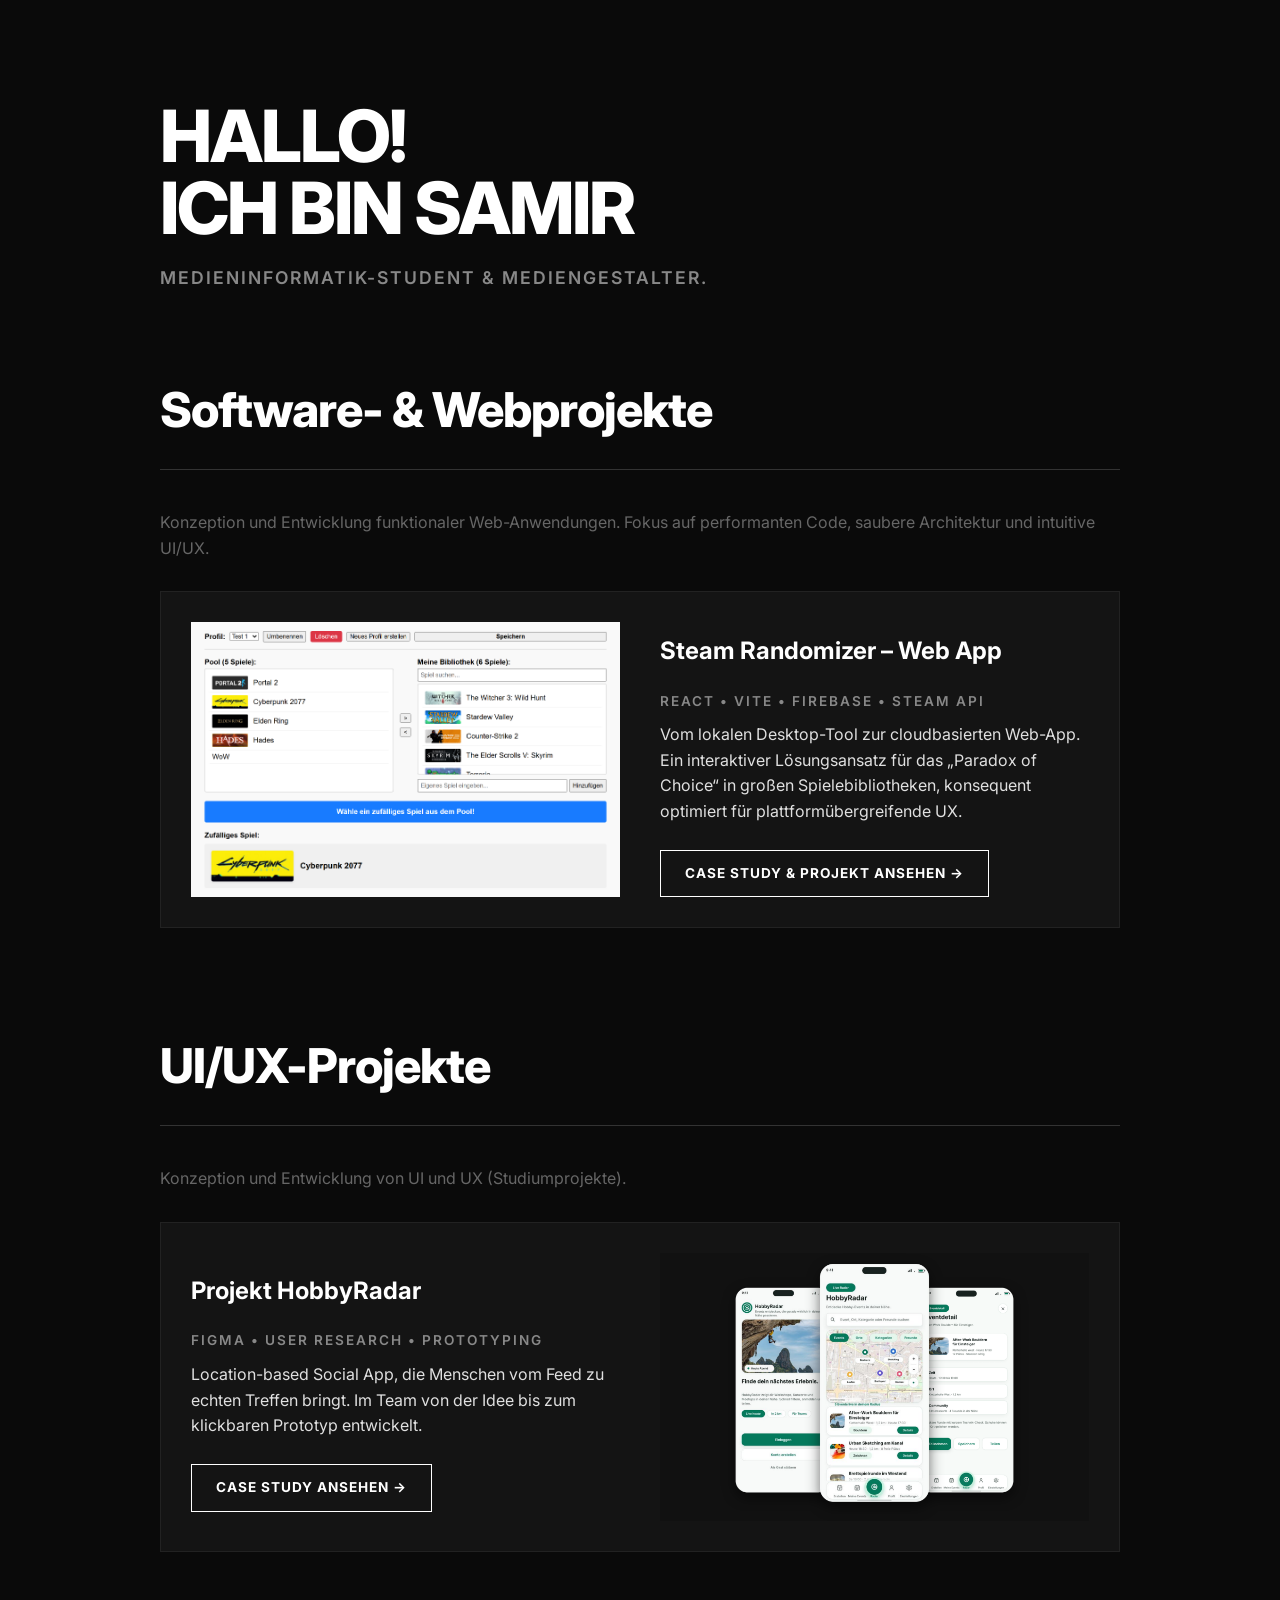
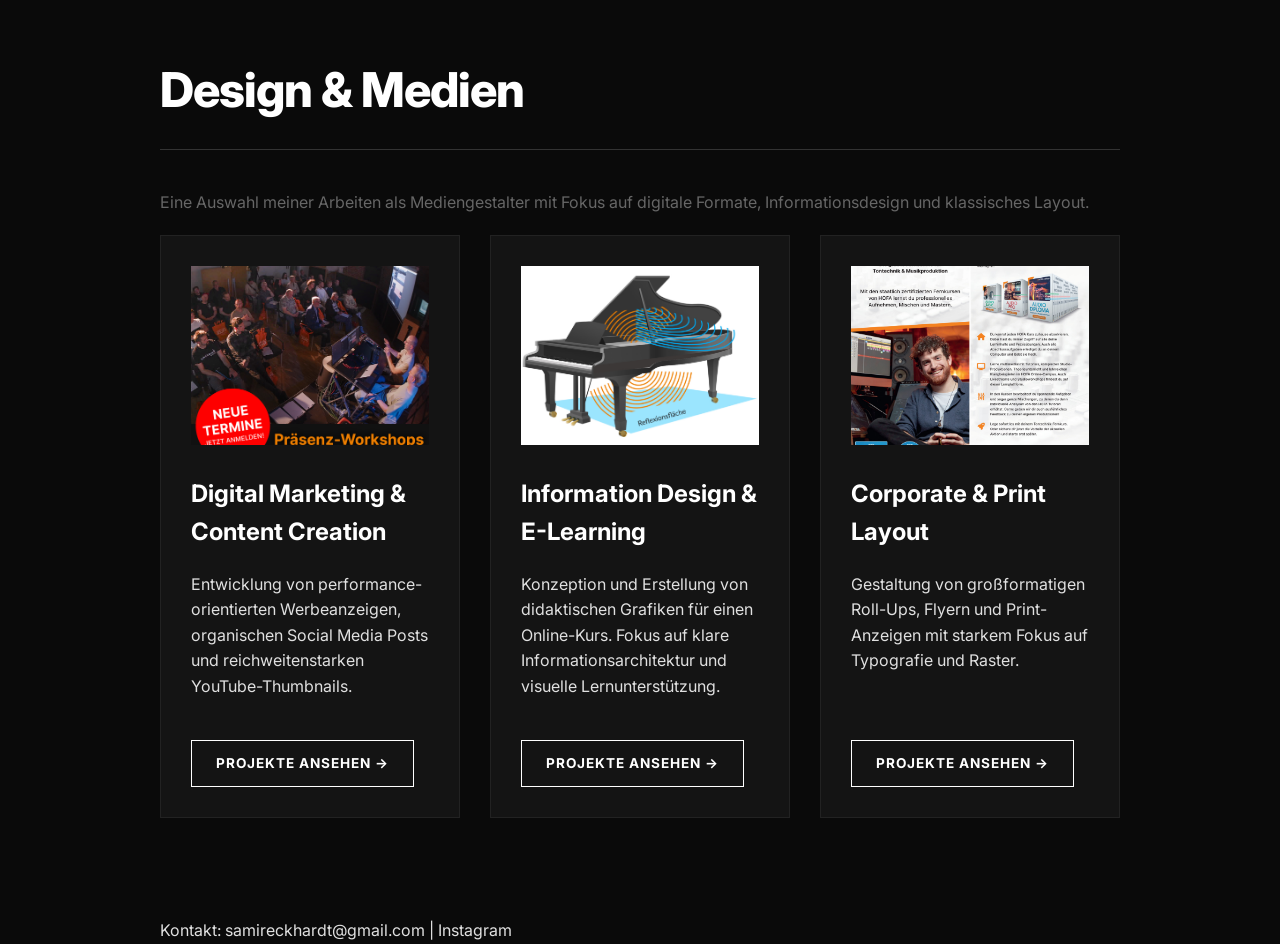
<file: index.html>
<!doctype html>
<html lang="de">

<head>
  <meta charset="UTF-8" />
  <meta name="viewport" content="width=device-width, initial-scale=1.0" />
  <title>Samir Eckhardt | Portfolio</title>
  <link rel="preconnect" href="https://fonts.googleapis.com" />
  <link rel="preconnect" href="https://fonts.gstatic.com" crossorigin />
  <link href="https://fonts.googleapis.com/css2?family=Inter:wght@400;600;800&display=swap" rel="stylesheet" />
  <link rel="stylesheet" href="style.css" />
</head>

<body>
  <header>
    <div class="container">
      <h1>
        Hallo! <br />
        Ich bin Samir
      </h1>
      <p class="subtitle">Medieninformatik-Student & Mediengestalter.</p>

      <!--<p style="color: oklch(97.9% 0.021 166.113);">Ich verbinde professionelles Design mit solider Softwareentwicklung. 
                Aktuell im 3. Semester und auf der Suche nach neuen Herausforderungen.</p>-->
    </div>
  </header>

  <main class="container">
    <section id="it-projects">
      <h2>Software- & Webprojekte</h2>
      <p style="margin-bottom: 30px; color: #666">
        Konzeption und Entwicklung funktionaler Web-Anwendungen.
        Fokus auf performanten Code, saubere Architektur und intuitive UI/UX.
      </p>

      <div class="card"
        style="display: grid; grid-template-columns: repeat(auto-fit, minmax(min(100%, 300px), 1fr)); gap: 40px; align-items: center;">

        <div class="card-image"
          style="background-image: url('steam-game-random-picker/samec195-prog.github.io_Steam_Randomizer_Web.png'); margin: 0; width: 100%; height: 100%; min-height: 250px; aspect-ratio: 16 / 10;">
        </div>

        <div style="display: flex; flex-direction: column; justify-content: center;">
          <h3>Steam Randomizer – Web App</h3>
          <p class="subtitle" style="font-size: 0.85rem; margin-bottom: 10px;">React • Vite • Firebase • Steam API</p>
          <p class="discription" style="margin-bottom: 25px;">
            Vom lokalen Desktop-Tool zur cloudbasierten Web-App. Ein interaktiver Lösungsansatz für das
            „Paradox of Choice“ in großen Spielebibliotheken, konsequent optimiert für plattformübergreifende UX.
          </p>
          <a href="steam-game-random-picker.html" class="button" style="align-self: flex-start;">
            Case Study & Projekt ansehen &rarr;
          </a>
        </div>

      </div>

    </section>

    <section id="ux-projects">
      <h2>UI/UX-Projekte</h2>
      <p style="margin-bottom: 30px; color: #666">
        Konzeption und Entwicklung von UI und UX (Studiumprojekte).
      </p>

      <div class="card"
        style="display: grid; grid-template-columns: repeat(auto-fit, minmax(min(100%, 300px), 1fr)); gap: 40px; align-items: center;">

        <div style="display: flex; flex-direction: column; justify-content: center;">
          <h3>Projekt HobbyRadar</h3>
          <p class="subtitle" style="font-size: 0.85rem; margin-bottom: 10px;">Figma • User Research • Prototyping</p>
          <p class="discription" style="margin-bottom: 25px;">
            Location-based Social App, die Menschen vom Feed zu echten Treffen bringt.
            Im Team von der Idee bis zum klickbaren Prototyp entwickelt.
          </p>
          <a href="hobbyradar.html" class="button" style="align-self: flex-start;">
            Case Study ansehen &rarr;
          </a>
        </div>

        <div class="card-image"
          style="background-image: url('hobbyradar-project/hero.png'); background-color: #111; margin: 0; width: 100%; height: 100%; min-height: 250px; aspect-ratio: 16 / 10; background-size: contain;">
        </div>

      </div>

    </section>

    <section id="design-projects">
      <h2>Design & Medien</h2>
      <p style="margin-bottom: 20px; color: #666">
        Eine Auswahl meiner Arbeiten als Mediengestalter mit Fokus auf
        digitale Formate, Informationsdesign und klassisches Layout.
      </p>
      <div class="grid">
        <div class="card">
          <div class="card-image" style="background-image: url('social-ads/FB_IG_1zu1_Praesenz_WS_Sept24_1.jpg');">
          </div>
          <h3>Digital Marketing & Content Creation</h3>
          <p class="discription">
            Entwicklung von performance-orientierten Werbeanzeigen,
            organischen Social Media Posts und reichweitenstarken
            YouTube-Thumbnails.
          </p>
          <a href="social.html" class="button">Projekte ansehen &rarr;</a>
        </div>

        <div class="card">
          <div class="card-image" style="background-image: url('information-design/instrumentenkunde-fluegel.jpg');">
          </div>
          <h3>Information Design & E-Learning</h3>
          <p class="discription">
            Konzeption und Erstellung von didaktischen Grafiken für einen
            Online-Kurs. Fokus auf klare Informationsarchitektur und visuelle
            Lernunterstützung.
          </p>
          <a href="information-design.html" class="button">Projekte ansehen &rarr;</a>
        </div>

        <div class="card">
          <div class="card-image" style="background-image: url('corporate-print/hofa-flyer-messe.jpg');"></div>
          <h3>Corporate & Print Layout</h3>
          <p class="discription">
            Gestaltung von großformatigen Roll-Ups, Flyern und Print-Anzeigen
            mit starkem Fokus auf Typografie und Raster.
          </p>
          <a href="corporate-print.html" class="button">Projekte ansehen &rarr;</a>
        </div>
      </div>
    </section>
  </main>

  <footer>
    <div class="container">
      <p>
        Kontakt:
        <a href="mailto:samireckhardt@gmail.com">samireckhardt@gmail.com</a> |
        <a href="https://www.instagram.com/mayse_official">Instagram</a>
      </p>
    </div>
  </footer>
</body>

</html>
</file>
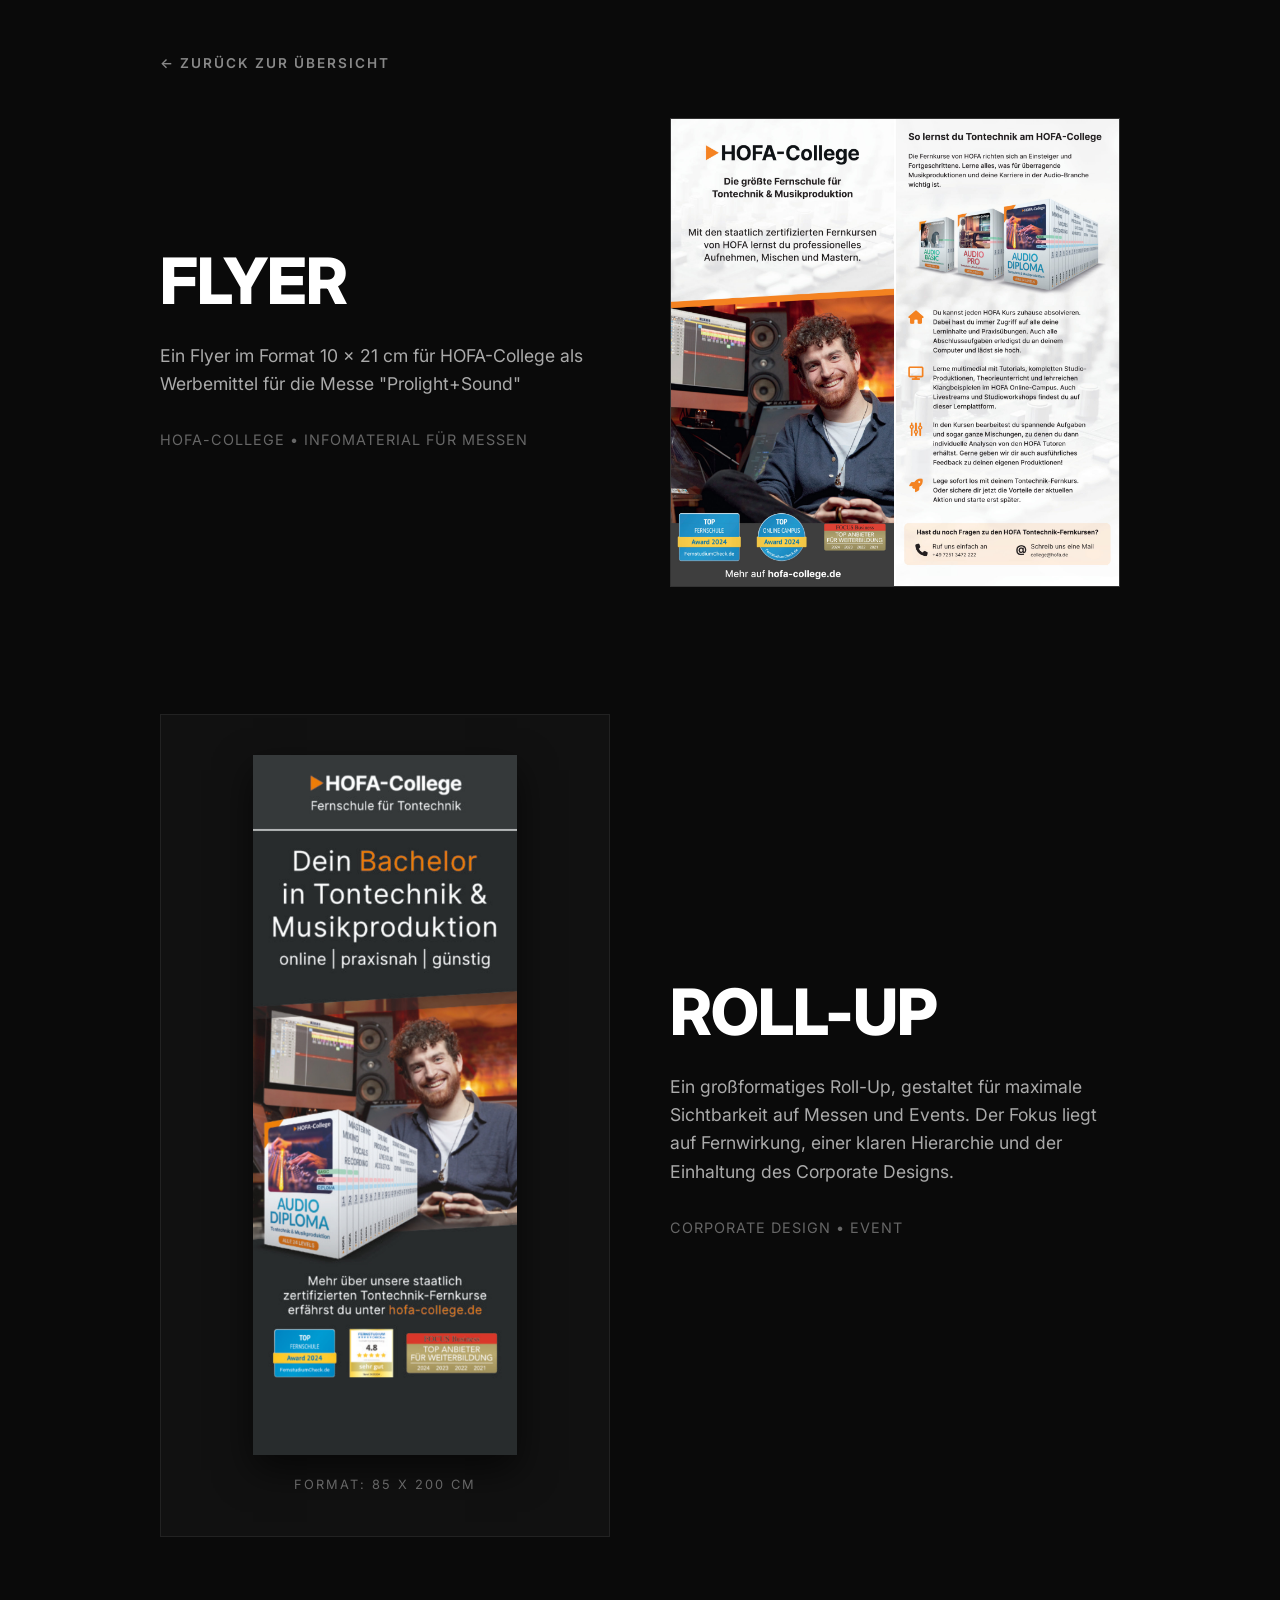
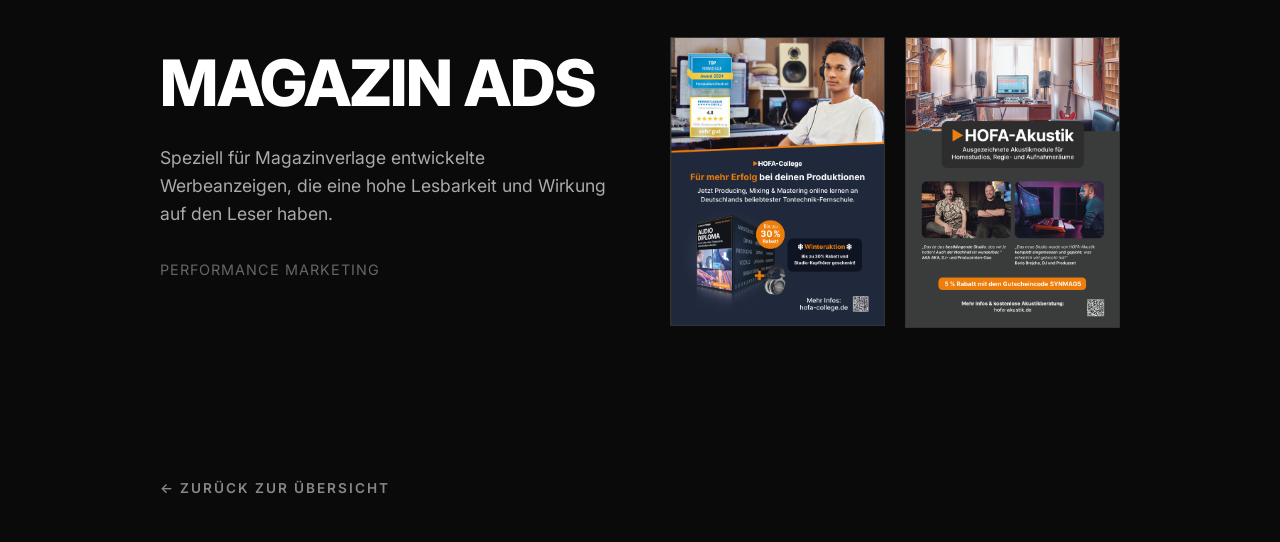
<file: corporate-print.html>
<!DOCTYPE html>
<html lang="de">
<head>
    <meta charset="UTF-8">
    <meta name="viewport" content="width=device-width, initial-scale=1.0">
    <title>Corporate & Print | Portfolio</title>
    <link rel="preconnect" href="https://fonts.googleapis.com">
    <link rel="preconnect" href="https://fonts.gstatic.com" crossorigin>
    <link href="https://fonts.googleapis.com/css2?family=Inter:wght@400;600;800&display=swap" rel="stylesheet">
    <link rel="stylesheet" href="style.css">
</head>
<body>
    <main class="container" style="margin-top: 50px;">
        
        <a href="index.html" class="back-link">&larr; Zurück zur Übersicht</a>

        <!-- Flyer -->
        <section class="split-section">
            <div class="split-text">
                <h2>Flyer</h2>
                <p>Ein Flyer im Format 10 x 21 cm für HOFA-College als Werbemittel für die Messe "Prolight+Sound"</p>
                <p style="color: #666; font-size: 0.9rem; text-transform: uppercase; letter-spacing: 1px; margin-top: 20px;">HOFA-College • Infomaterial für Messen </p>
            </div>
            <div class="split-image">
                <img src="corporate-print/hofa-flyer-messe.jpg" alt="hofa-flyer-messe" style="width: 100%; margin-bottom: 20px; border: 1px solid #333;">
            </div>
        </section>

        <!-- Roll-Up -->
        <section class="split-section split-reverse">                
            <div class="split-text">
                <h2>Roll-Up</h2>
                <p>Ein großformatiges Roll-Up, gestaltet für maximale Sichtbarkeit auf Messen und Events. Der Fokus liegt auf Fernwirkung, einer klaren Hierarchie und der Einhaltung des Corporate Designs.</p>
                <p style="color: #666; font-size: 0.9rem; text-transform: uppercase; letter-spacing: 1px; margin-top: 20px;">Corporate Design • Event</p>
            </div>
            
            <div class="split-image print-presentation">
                <img src="corporate-print/hofa-rollup.jpg" alt="HOFA-College Roll-Up" class="tall-print">
                <p style="color: #666; font-size: 0.8rem; text-transform: uppercase; letter-spacing: 2px;">Format: 85 x 200 cm</p>
            </div>
        </section>

        <section class="split-section">
            <div class="split-text">
                <h2>Magazin Ads</h2>
                <p>Speziell für Magazinverlage entwickelte Werbeanzeigen, die eine hohe Lesbarkeit und Wirkung auf den Leser haben.</p>
                <p style="color: #666; font-size: 0.9rem; text-transform: uppercase; letter-spacing: 1px; margin-top: 20px;">Performance Marketing</p>
            </div>
            <div class="split-image ad-grid">
                <img src="corporate-print/print-ad-synth-magazin.png" alt="Magazin Ad" class="gallery-img" onclick="openLightbox(this.src)">
                <img src="corporate-print/print-ak-synth-magazin.png" alt="Magazin Ad" class="gallery-img" onclick="openLightbox(this.src)">
            </div>
        </section>

        <a href="index.html" class="back-link" style="margin-top: 50px;">&larr; Zurück zur Übersicht</a>

    </main>

    <div id="myLightbox" class="lightbox">
        <span class="close-lightbox" onclick="closeLightbox()">&times;</span>
        <img class="lightbox-content" id="lightbox-img">
    </div>

    <script>

        // --- Lightbox Funktionen ---
        function openLightbox(imgSrc) {
            document.getElementById("myLightbox").style.display = "block";
            document.getElementById("lightbox-img").src = imgSrc;
            document.body.style.overflow = "hidden"; 
        }

        function closeLightbox() {
            document.getElementById("myLightbox").style.display = "none";
            document.body.style.overflow = "auto"; 
        }

        window.onclick = function(event) {
            var lightbox = document.getElementById("myLightbox");
            if (event.target == lightbox) {
                closeLightbox();
            }
        }
    </script>
</body>
</html>
</file>
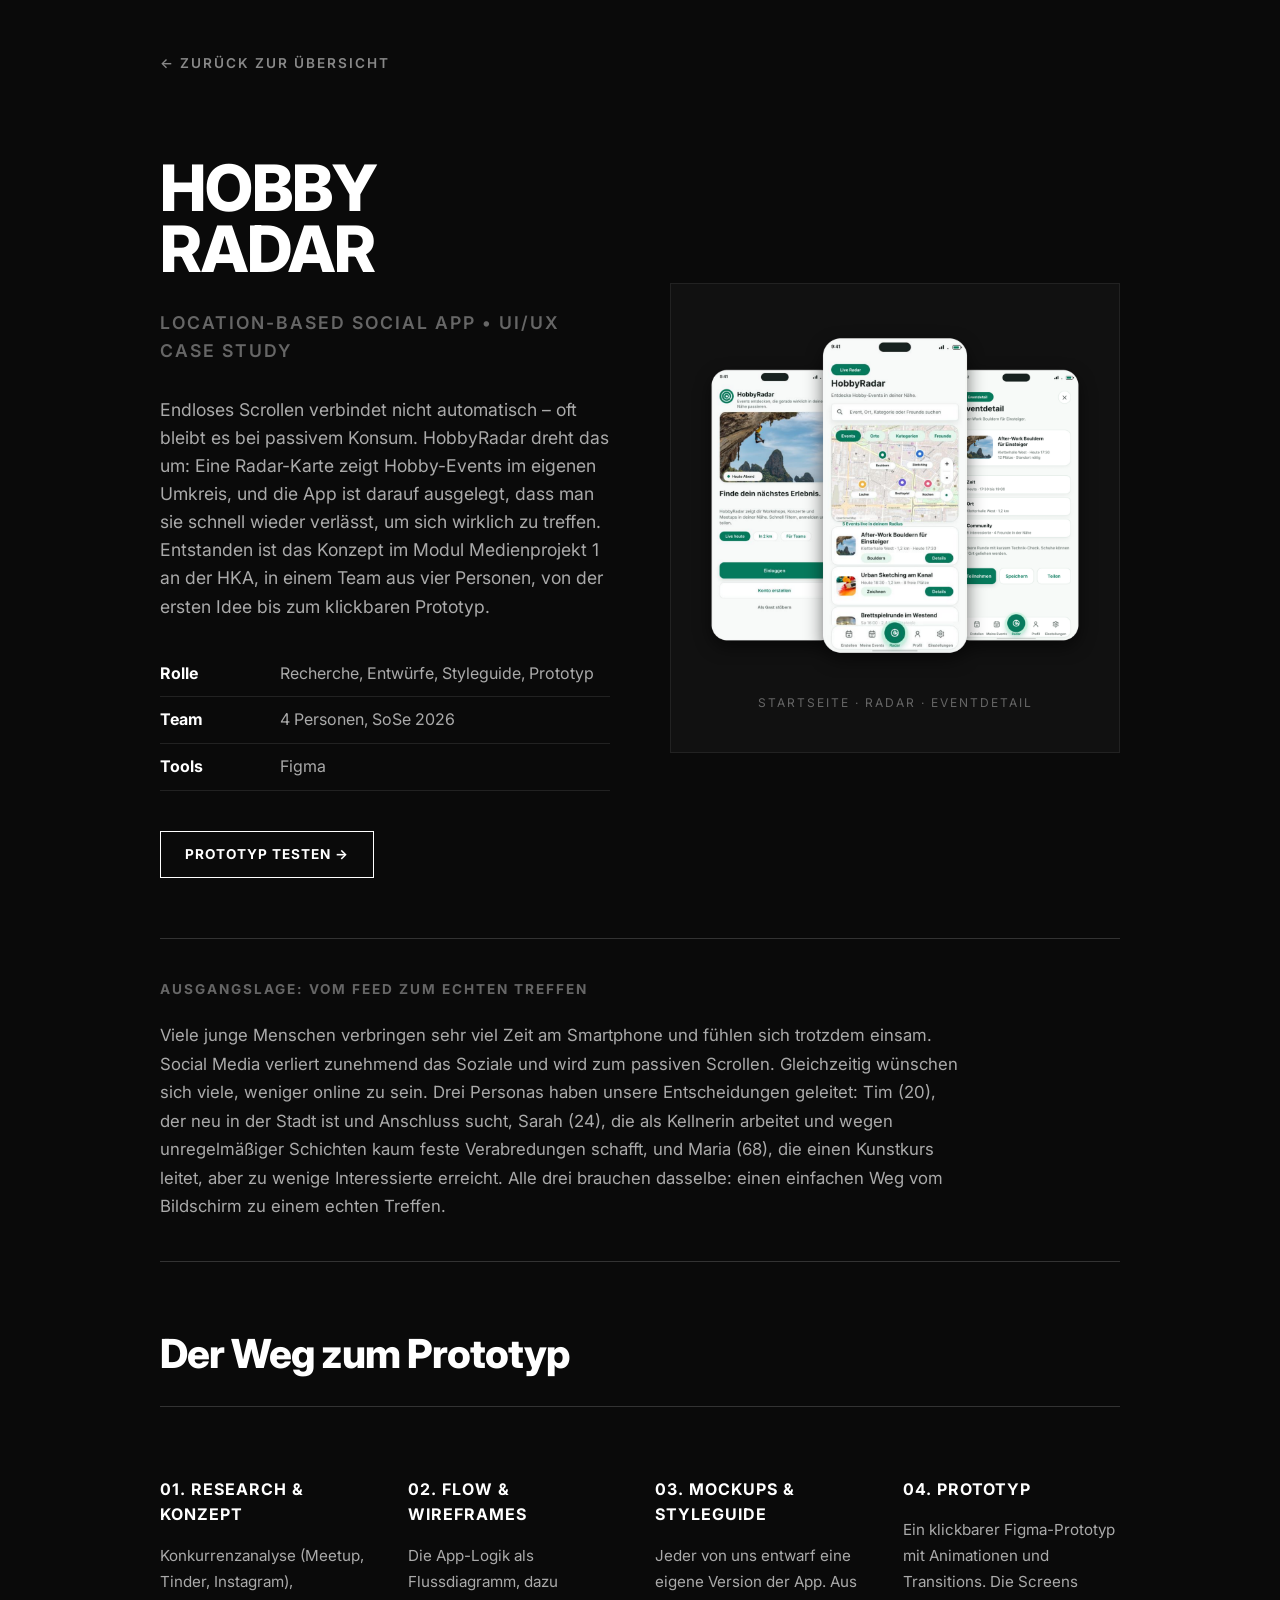
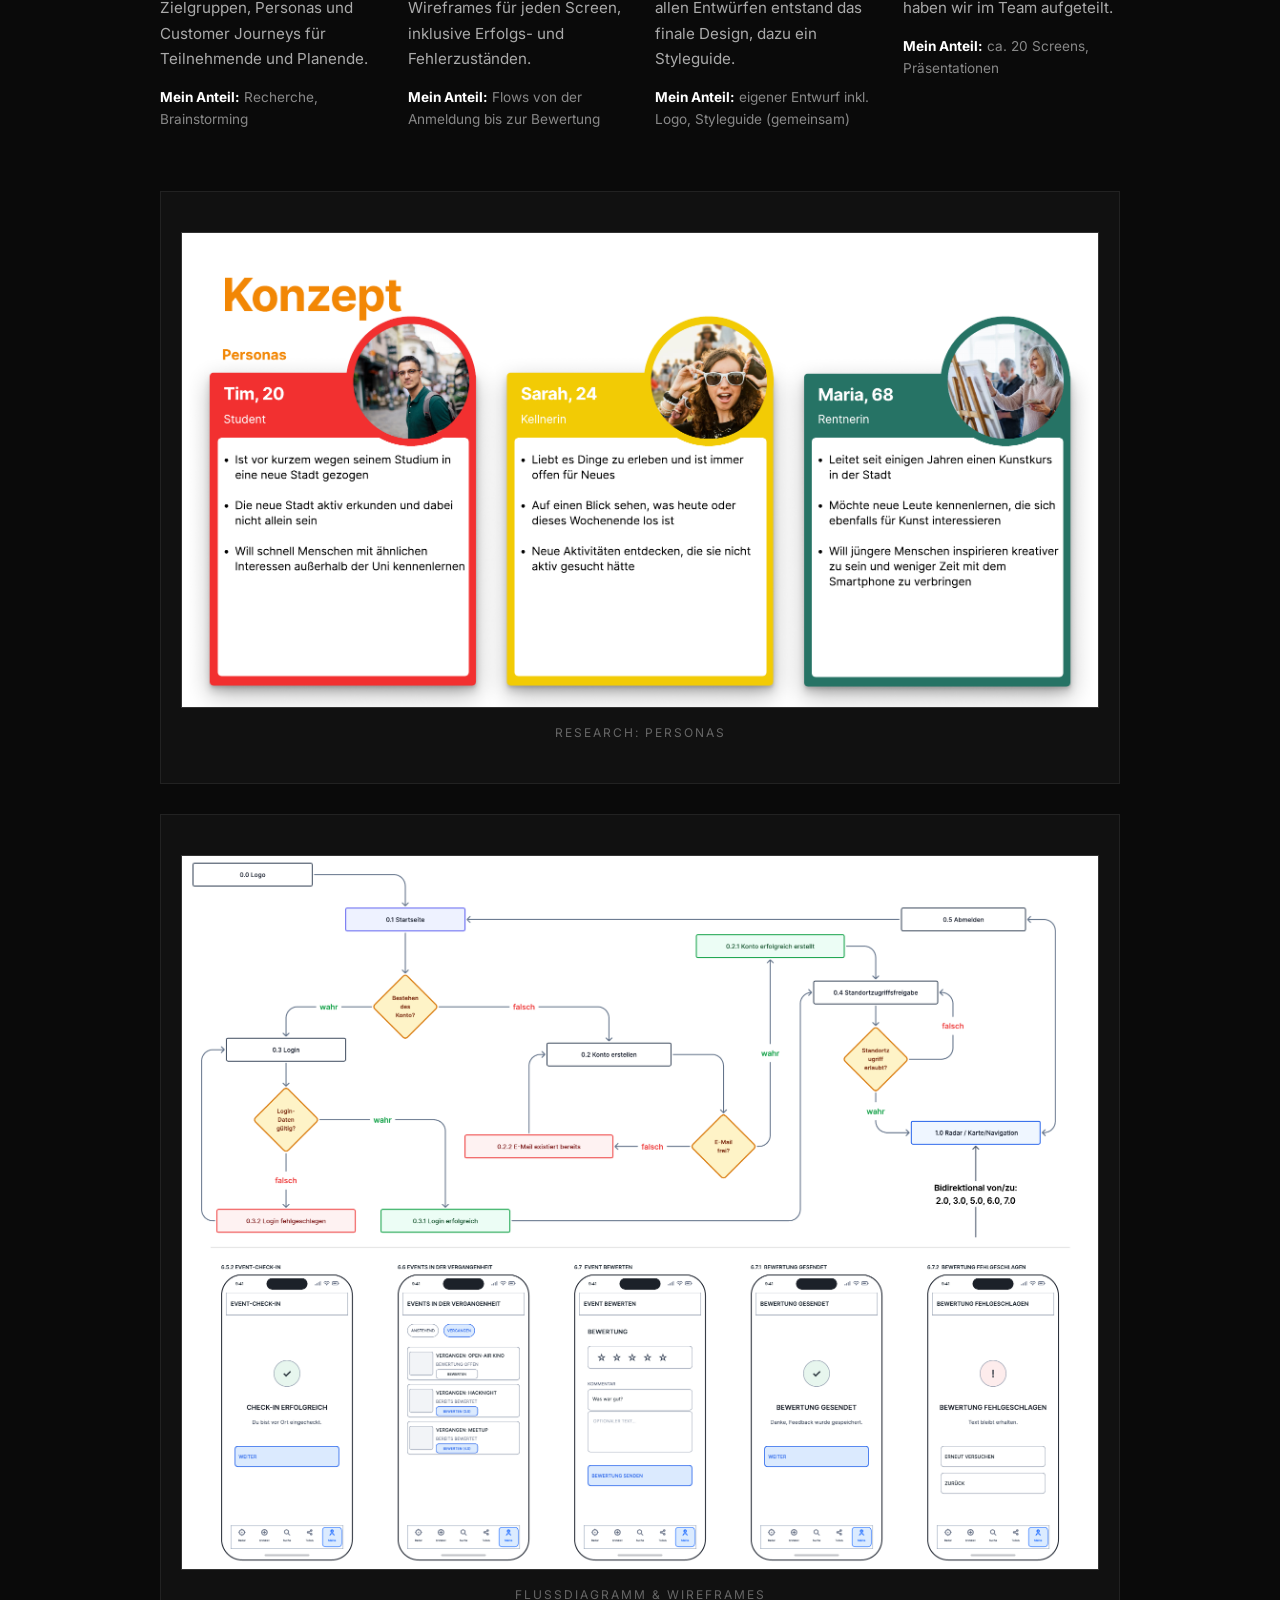
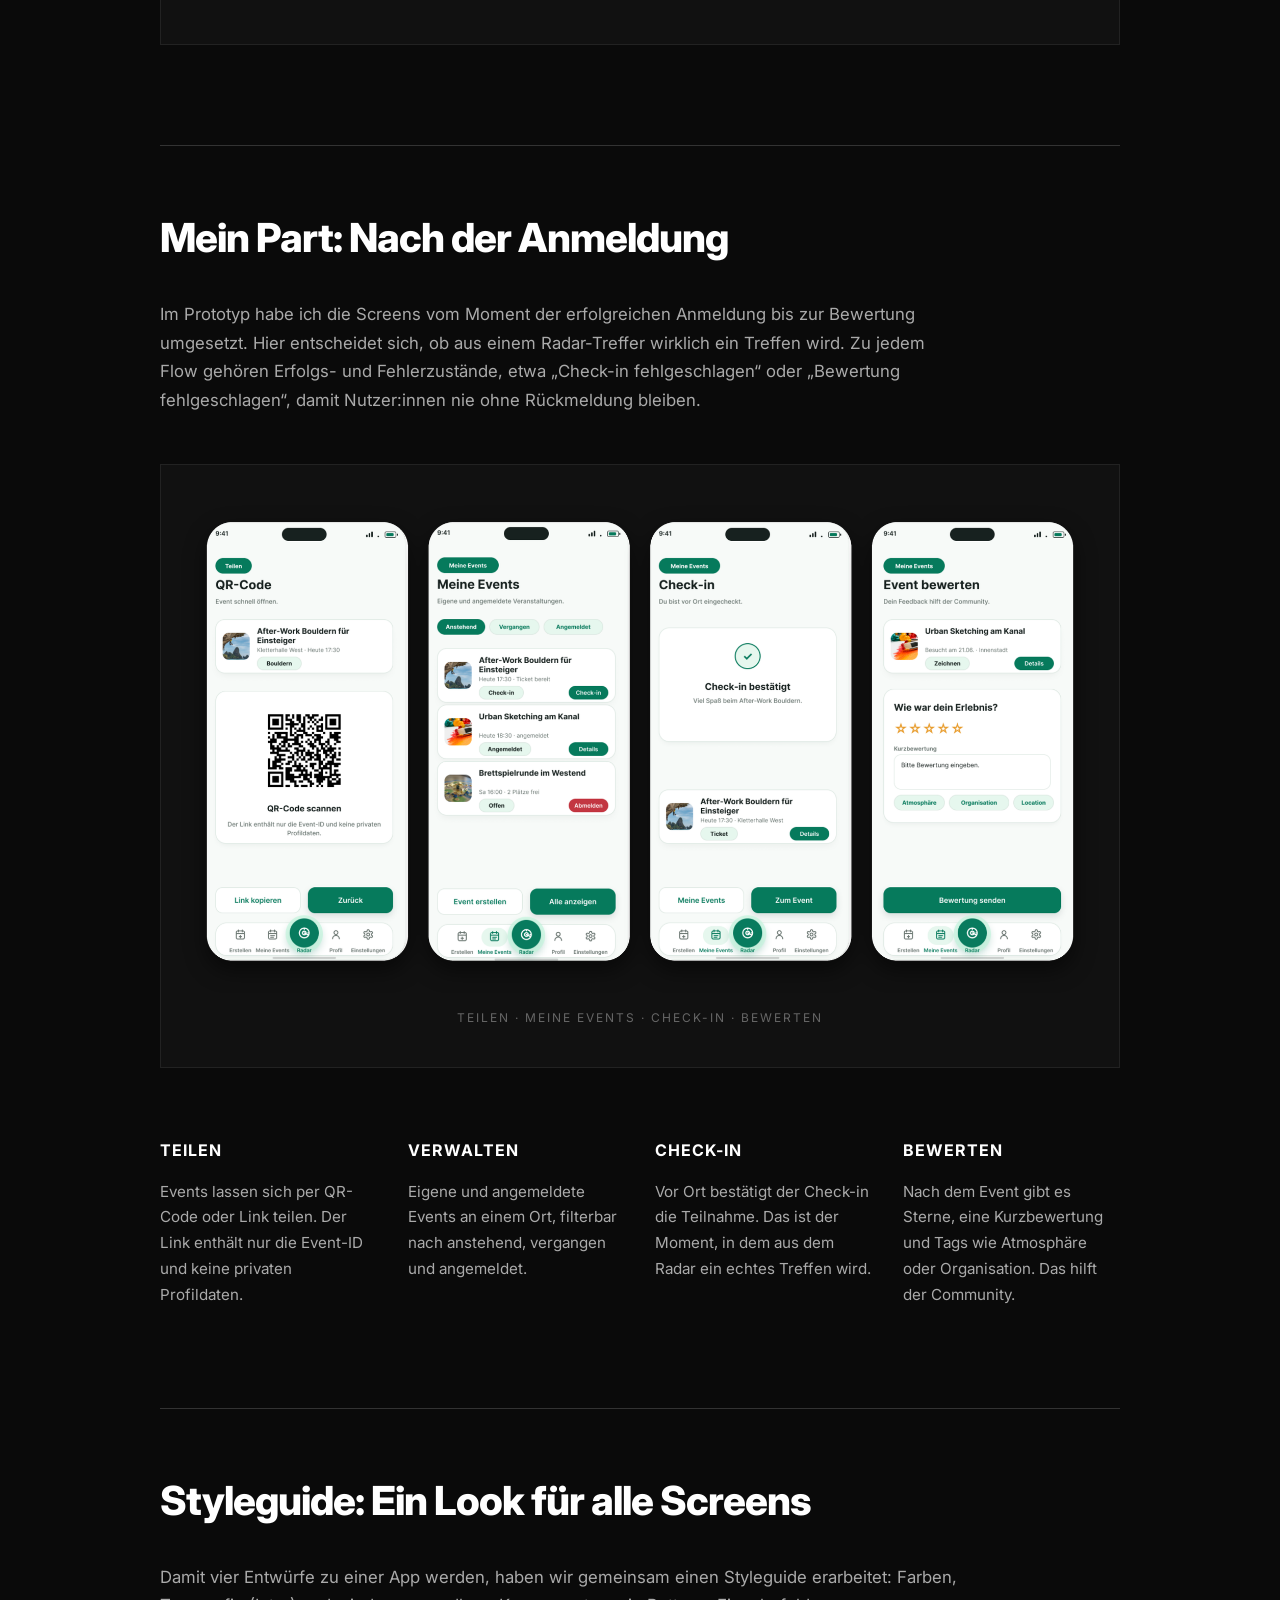
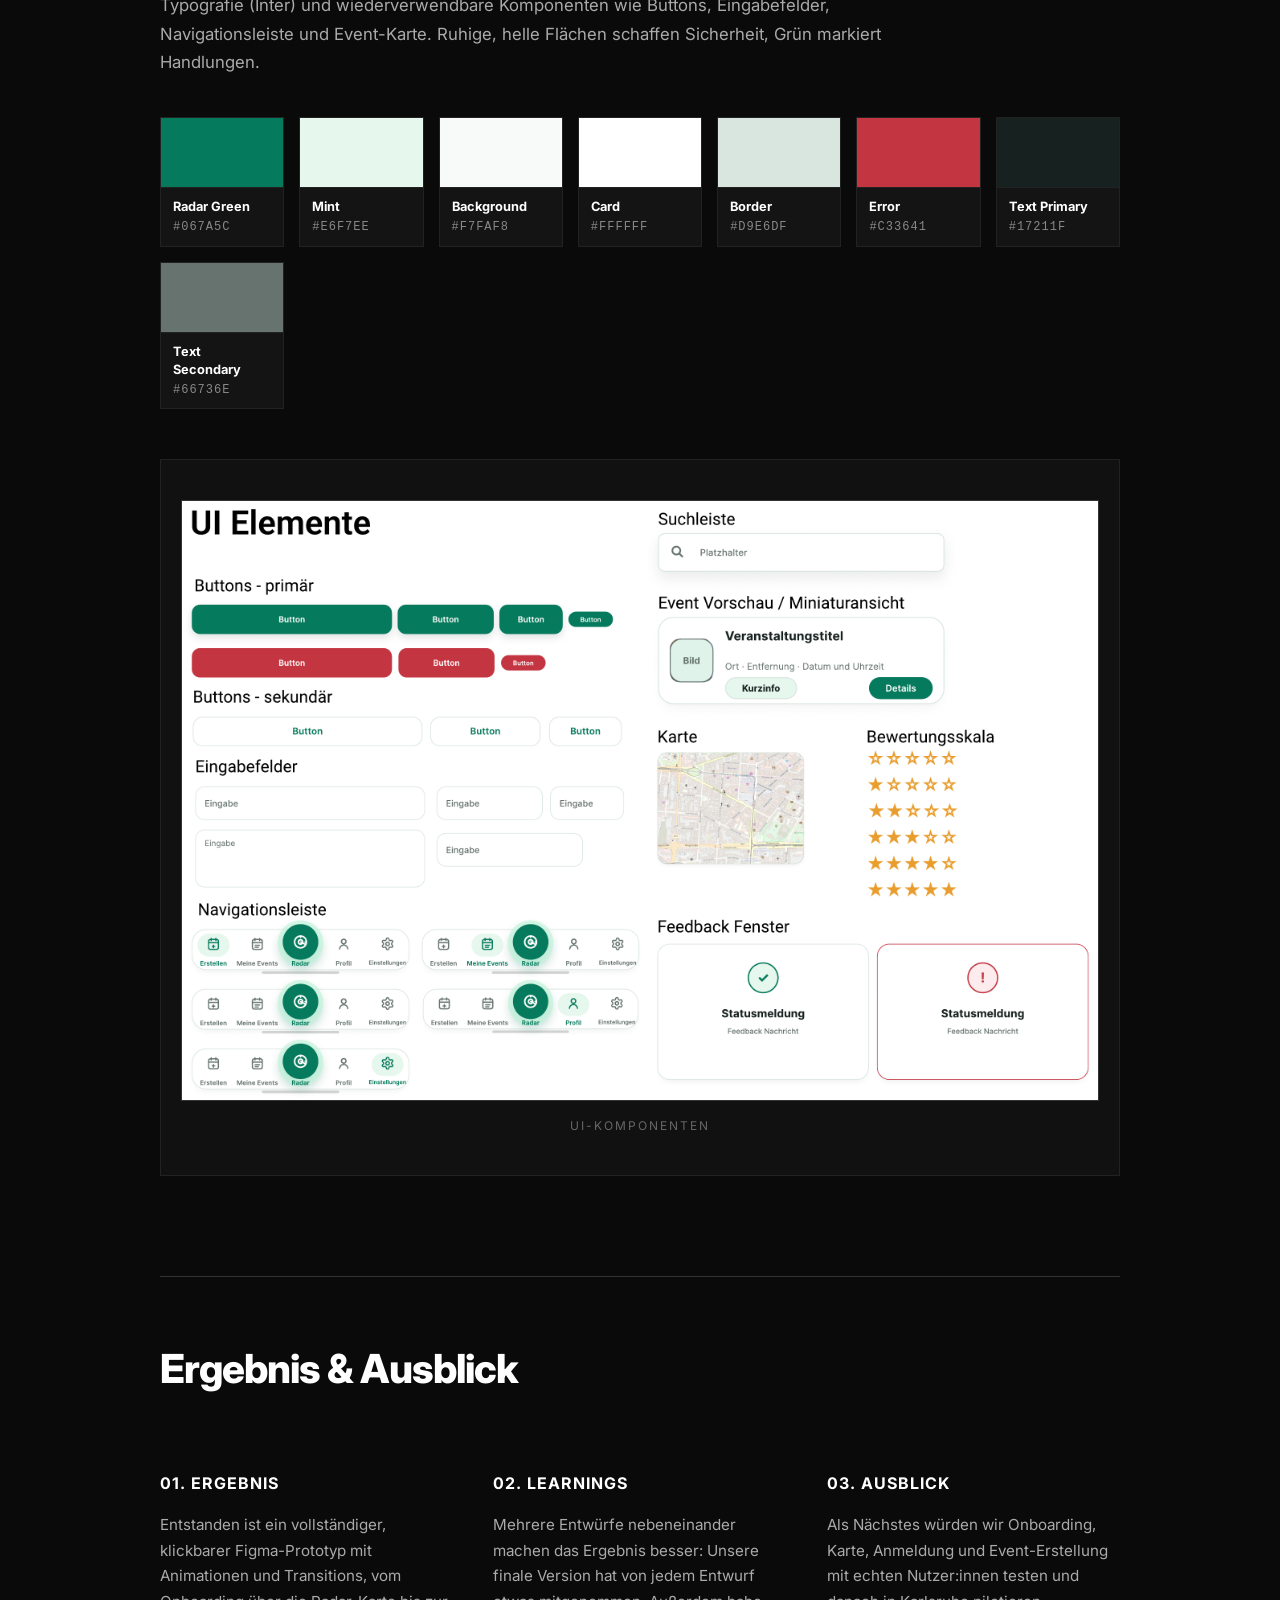
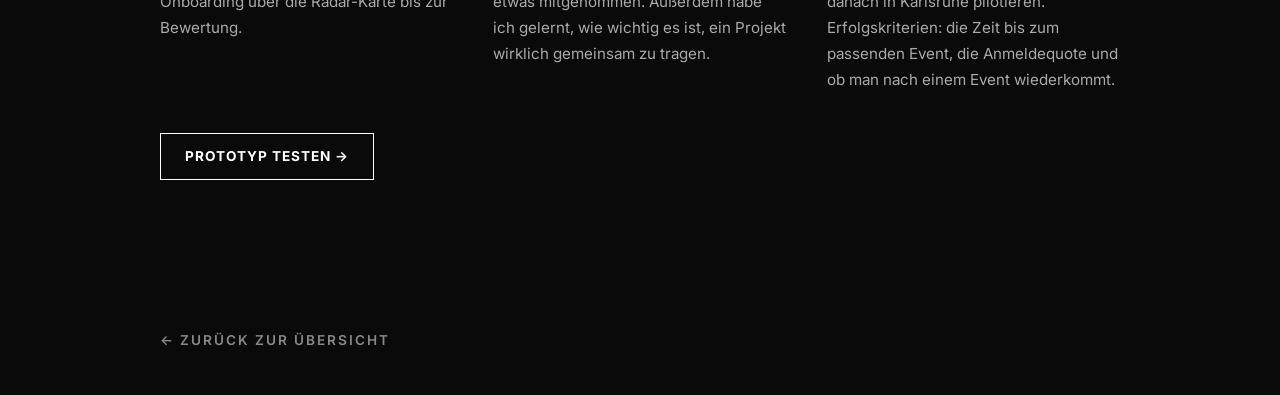
<file: hobbyradar.html>
<!DOCTYPE html>
<html lang="de">

<head>
    <meta charset="UTF-8">
    <meta name="viewport" content="width=device-width, initial-scale=1.0">
    <title>HobbyRadar | UI/UX Case Study</title>
    <link rel="preconnect" href="https://fonts.googleapis.com">
    <link rel="preconnect" href="https://fonts.gstatic.com" crossorigin>
    <link href="https://fonts.googleapis.com/css2?family=Inter:wght@400;600;800&display=swap" rel="stylesheet">
    <link rel="stylesheet" href="style.css">
</head>

<body>
    <main class="container" style="margin-top: 50px;">

        <a href="index.html" class="back-link">&larr; Zurück zur Übersicht</a>

        <section class="split-section" style="margin-top: 40px; margin-bottom: 60px;">
            <div class="split-text">
                <h2>Hobby<br>Radar</h2>
                <p class="subtitle" style="color: #666;">Location-based Social App • UI/UX Case Study</p>

                <p>
                    Endloses Scrollen verbindet nicht automatisch – oft bleibt es bei passivem Konsum.
                    HobbyRadar dreht das um: Eine Radar-Karte zeigt Hobby-Events im eigenen Umkreis,
                    und die App ist darauf ausgelegt, dass man sie schnell wieder verlässt, um sich
                    wirklich zu treffen. Entstanden ist das Konzept im Modul Medienprojekt 1 an der HKA,
                    in einem Team aus vier Personen, von der ersten Idee bis zum klickbaren Prototyp.
                </p>

                <ul class="tech-stack-list" style="margin-top: 30px;">
                    <li><strong>Rolle</strong> Recherche, Entwürfe, Styleguide, Prototyp</li>
                    <li><strong>Team</strong> 4 Personen, SoSe 2026</li>
                    <li><strong>Tools</strong> Figma</li>
                </ul>

                <a href="https://www.figma.com/proto/zN9aSfGVDN3LjYHhyC6o6i/HobbyRadar?node-id=683-4610&amp;scaling=scale-down&amp;content-scaling=fixed&amp;starting-point-node-id=683%3A4610&amp;page-id=0%3A1"
                    class="button" style="margin-top: 40px;" target="_blank" rel="noopener">Prototyp testen &rarr;</a>
            </div>

            <div class="split-image">
                <div class="print-presentation">
                    <img src="hobbyradar-project/hero.png" alt="HobbyRadar App: Startseite, Radar-Karte und Eventdetail"
                        style="width: 100%; height: auto;">
                    <p
                        style="color: #666; font-size: 0.75rem; text-transform: uppercase; letter-spacing: 2px; margin-top: 15px;">
                        Startseite · Radar · Eventdetail
                    </p>
                </div>
            </div>
        </section>

        <!-- AUSGANGSLAGE -->
        <section
            style="margin-bottom: 60px; border-top: 1px solid #333; border-bottom: 1px solid #333; padding: 40px 0;">
            <h3
                style="text-transform: uppercase; letter-spacing: 2px; margin-bottom: 20px; font-size: 0.85rem; color: #666;">
                Ausgangslage: Vom Feed zum echten Treffen
            </h3>
            <p style="max-width: 800px; font-size: 1.05rem; line-height: 1.7; color: #aaa;">
                Viele junge Menschen verbringen sehr viel Zeit am Smartphone und fühlen sich trotzdem einsam.
                Social Media verliert zunehmend das Soziale und wird zum passiven Scrollen. Gleichzeitig
                wünschen sich viele, weniger online zu sein. Drei Personas haben unsere Entscheidungen geleitet:
                Tim (20), der neu in der Stadt ist und Anschluss sucht, Sarah (24), die als Kellnerin arbeitet und wegen unregelmäßiger 
                Schichten kaum feste Verabredungen schafft, und Maria (68), die einen Kunstkurs
                leitet, aber zu wenige Interessierte erreicht. Alle drei brauchen dasselbe: einen einfachen Weg
                vom Bildschirm zu einem echten Treffen.
            </p>
        </section>

        <!-- DER WEG -->
        <section style="margin-bottom: 100px;">
            <h2 style="font-size: 2.5rem; margin-bottom: 50px;">Der Weg zum Prototyp</h2>

            <div class="grid" style="grid-template-columns: repeat(auto-fit, minmax(200px, 1fr)); gap: 30px;">

                <div class="process-step">
                    <h4>01. Research &amp; Konzept</h4>
                    <p>Konkurrenzanalyse (Meetup, Tinder, Instagram), Zielgruppen, Personas und Customer Journeys für
                        Teilnehmende und Planende.</p>
                    <span class="mine"><strong>Mein Anteil:</strong> Recherche, Brainstorming</span>
                </div>

                <div class="process-step">
                    <h4>02. Flow &amp; Wireframes</h4>
                    <p>Die App-Logik als Flussdiagramm, dazu Wireframes für jeden Screen, inklusive Erfolgs- und
                        Fehlerzuständen.</p>
                    <span class="mine"><strong>Mein Anteil:</strong> Flows von der Anmeldung bis zur Bewertung</span>
                </div>

                <div class="process-step">
                    <h4>03. Mockups &amp; Styleguide</h4>
                    <p>Jeder von uns entwarf eine eigene Version der App. Aus allen Entwürfen entstand das finale
                        Design, dazu
                        ein Styleguide.</p>
                    <span class="mine"><strong>Mein Anteil:</strong> eigener Entwurf inkl. Logo, Styleguide
                        (gemeinsam)</span>
                </div>

                <div class="process-step">
                    <h4>04. Prototyp</h4>
                    <p>Ein klickbarer Figma-Prototyp mit Animationen und Transitions. Die Screens haben wir im Team
                        aufgeteilt.
                    </p>
                    <span class="mine"><strong>Mein Anteil:</strong> ca. 20 Screens, Präsentationen</span>
                </div>

            </div>

            <div class="print-presentation" style="margin-top: 60px;">
                <img src="hobbyradar-project/process-research.png" alt="Personas Tim, Sarah und Maria"
                    class="gallery-img" onclick="openLightbox(this.src)" style="width: 100%; height: auto;">
                <p
                    style="color: #666; font-size: 0.75rem; text-transform: uppercase; letter-spacing: 2px; margin-top: 15px;">
                    Research: Personas
                </p>
            </div>

            <div class="print-presentation" style="margin-top: 30px;">
                <img src="hobbyradar-project/process-flow.png" alt="Flussdiagramm und Wireframes der App"
                    class="gallery-img" onclick="openLightbox(this.src)" style="width: 100%; height: auto;">
                <p
                    style="color: #666; font-size: 0.75rem; text-transform: uppercase; letter-spacing: 2px; margin-top: 15px;">
                    Flussdiagramm &amp; Wireframes
                </p>
            </div>

        </section>

        <!-- MEIN PART -->
        <section style="margin-bottom: 100px; border-top: 1px solid #333; padding-top: 60px;">
            <h2 style="font-size: 2.5rem; margin-bottom: 30px; border-bottom: none; padding-bottom: 0;">
                Mein Part: Nach der Anmeldung
            </h2>

            <p style="max-width: 800px; font-size: 1.05rem; line-height: 1.7; color: #aaa; margin-bottom: 50px;">
                Im Prototyp habe ich die Screens vom Moment der erfolgreichen Anmeldung bis zur Bewertung
                umgesetzt. Hier entscheidet sich, ob aus einem Radar-Treffer wirklich ein Treffen wird.
                Zu jedem Flow gehören Erfolgs- und Fehlerzustände, etwa „Check-in fehlgeschlagen“ oder
                „Bewertung fehlgeschlagen“, damit Nutzer:innen nie ohne Rückmeldung bleiben.
            </p>

            <div class="print-presentation">
                <img src="hobbyradar-project/my-flows.png"
                    alt="Screens QR-Code, Meine Events, Check-in und Event bewerten" onclick="openLightbox(this.src)"
                    style="width: 100%; height: auto; cursor: pointer;">
                <p
                    style="color: #666; font-size: 0.75rem; text-transform: uppercase; letter-spacing: 2px; margin-top: 15px;">
                    Teilen · Meine Events · Check-in · Bewerten
                </p>
            </div>

            <div class="grid"
                style="grid-template-columns: repeat(auto-fit, minmax(200px, 1fr)); gap: 30px; margin-top: 50px;">
                <div class="process-step">
                    <h4>Teilen</h4>
                    <p>Events lassen sich per QR-Code oder Link teilen. Der Link enthält nur die Event-ID und keine
                        privaten
                        Profildaten.</p>
                </div>
                <div class="process-step">
                    <h4>Verwalten</h4>
                    <p>Eigene und angemeldete Events an einem Ort, filterbar nach anstehend, vergangen und angemeldet.
                    </p>
                </div>
                <div class="process-step">
                    <h4>Check-in</h4>
                    <p>Vor Ort bestätigt der Check-in die Teilnahme. Das ist der Moment, in dem aus dem Radar ein echtes
                        Treffen
                        wird.</p>
                </div>
                <div class="process-step">
                    <h4>Bewerten</h4>
                    <p>Nach dem Event gibt es Sterne, eine Kurzbewertung und Tags wie Atmosphäre oder Organisation. Das
                        hilft
                        der Community.</p>
                </div>
            </div>
        </section>

        <!-- STYLEGUIDE -->
        <section style="margin-bottom: 100px; border-top: 1px solid #333; padding-top: 60px;">
            <h2 style="font-size: 2.5rem; margin-bottom: 30px; border-bottom: none; padding-bottom: 0;">
                Styleguide: Ein Look für alle Screens
            </h2>

            <p style="max-width: 800px; font-size: 1.05rem; line-height: 1.7; color: #aaa; margin-bottom: 40px;">
                Damit vier Entwürfe zu einer App werden, haben wir gemeinsam einen Styleguide erarbeitet:
                Farben, Typografie (Inter) und wiederverwendbare Komponenten wie Buttons, Eingabefelder,
                Navigationsleiste und Event-Karte. Ruhige, helle Flächen schaffen Sicherheit, Grün markiert Handlungen.
            </p>

            <div class="swatch-grid">
                <div class="swatch">
                    <div class="swatch-color" style="--c: #067A5C;"></div>
                    <div class="swatch-info"><strong>Radar Green</strong><span class="swatch-hex">#067A5C</span></div>
                </div>
                <div class="swatch">
                    <div class="swatch-color" style="--c: #E6F7EE;"></div>
                    <div class="swatch-info"><strong>Mint</strong><span class="swatch-hex">#E6F7EE</span></div>
                </div>
                <div class="swatch">
                    <div class="swatch-color" style="--c: #F7FAF8;"></div>
                    <div class="swatch-info"><strong>Background</strong><span class="swatch-hex">#F7FAF8</span></div>
                </div>
                <div class="swatch">
                    <div class="swatch-color" style="--c: #FFFFFF;"></div>
                    <div class="swatch-info"><strong>Card</strong><span class="swatch-hex">#FFFFFF</span></div>
                </div>
                <div class="swatch">
                    <div class="swatch-color" style="--c: #D9E6DF;"></div>
                    <div class="swatch-info"><strong>Border</strong><span class="swatch-hex">#D9E6DF</span></div>
                </div>
                <div class="swatch">
                    <div class="swatch-color" style="--c: #C33641;"></div>
                    <div class="swatch-info"><strong>Error</strong><span class="swatch-hex">#C33641</span></div>
                </div>
                <div class="swatch">
                    <div class="swatch-color" style="--c: #17211F;"></div>
                    <div class="swatch-info"><strong>Text Primary</strong><span class="swatch-hex">#17211F</span></div>
                </div>
                <div class="swatch">
                    <div class="swatch-color" style="--c: #66736E;"></div>
                    <div class="swatch-info"><strong>Text Secondary</strong><span class="swatch-hex">#66736E</span>
                    </div>
                </div>
            </div>

            <div class="print-presentation" style="margin-top: 50px;">
                <img src="hobbyradar-project/styleguide.png"
                    alt="Styleguide: Buttons, Eingabefelder, Navigation, Event-Karte" class="gallery-img"
                    onclick="openLightbox(this.src)" style="width: 100%; height: auto;">
                <p
                    style="color: #666; font-size: 0.75rem; text-transform: uppercase; letter-spacing: 2px; margin-top: 15px;">
                    UI-Komponenten
                </p>
            </div>
        </section>

        <!-- ERGEBNIS & AUSBLICK -->
        <section style="margin-bottom: 100px; border-top: 1px solid #333; padding-top: 60px;">
            <h2 style="font-size: 2.5rem; margin-bottom: 50px; border-bottom: none; padding-bottom: 0;">
                Ergebnis &amp; Ausblick
            </h2>

            <div class="grid" style="grid-template-columns: repeat(auto-fit, minmax(240px, 1fr)); gap: 40px;">

                <div class="process-step">
                    <h4>01. Ergebnis</h4>
                    <p>
                        Entstanden ist ein vollständiger, klickbarer Figma-Prototyp mit Animationen und
                        Transitions, vom Onboarding über die Radar-Karte bis zur Bewertung.
                    </p>
                </div>

                <div class="process-step">
                    <h4>02. Learnings</h4>
                    <p>
                        Mehrere Entwürfe nebeneinander machen das Ergebnis besser: Unsere finale Version
                        hat von jedem Entwurf etwas mitgenommen. Außerdem habe ich gelernt, wie wichtig
                        es ist, ein Projekt wirklich gemeinsam zu tragen.
                    </p>
                </div>

                <div class="process-step">
                    <h4>03. Ausblick</h4>
                    <p>
                        Als Nächstes würden wir Onboarding, Karte, Anmeldung und Event-Erstellung mit
                        echten Nutzer:innen testen und danach in Karlsruhe pilotieren. Erfolgskriterien:
                        die Zeit bis zum passenden Event, die Anmeldequote und ob man nach einem Event
                        wiederkommt.
                    </p>
                </div>

            </div>

            <!-- TODO später: Figma-Link eintragen -->
            <a href="https://www.figma.com/proto/zN9aSfGVDN3LjYHhyC6o6i/HobbyRadar?node-id=683-4610&amp;scaling=scale-down&amp;content-scaling=fixed&amp;starting-point-node-id=683%3A4610&amp;page-id=0%3A1"
                class="button" style="margin-top: 40px;" target="_blank" rel="noopener">Prototyp testen &rarr;</a>
        </section>

        <a href="index.html" class="back-link" style="margin-top: 50px;">&larr; Zurück zur Übersicht</a>

    </main>

    <div id="myLightbox" class="lightbox">
        <span class="close-lightbox" onclick="closeLightbox()">&times;</span>
        <img class="lightbox-content" id="lightbox-img" />
    </div>

    <script>
        function openLightbox(imgSrc) {
            document.getElementById("myLightbox").style.display = "block";
            document.getElementById("lightbox-img").src = imgSrc;
            document.body.style.overflow = "hidden";
        }

        function closeLightbox() {
            document.getElementById("myLightbox").style.display = "none";
            document.body.style.overflow = "auto";
        }

        window.onclick = function (event) {
            var lightbox = document.getElementById("myLightbox");
            if (event.target == lightbox) {
                closeLightbox();
            }
        };
    </script>

</body>

</html>
</file>
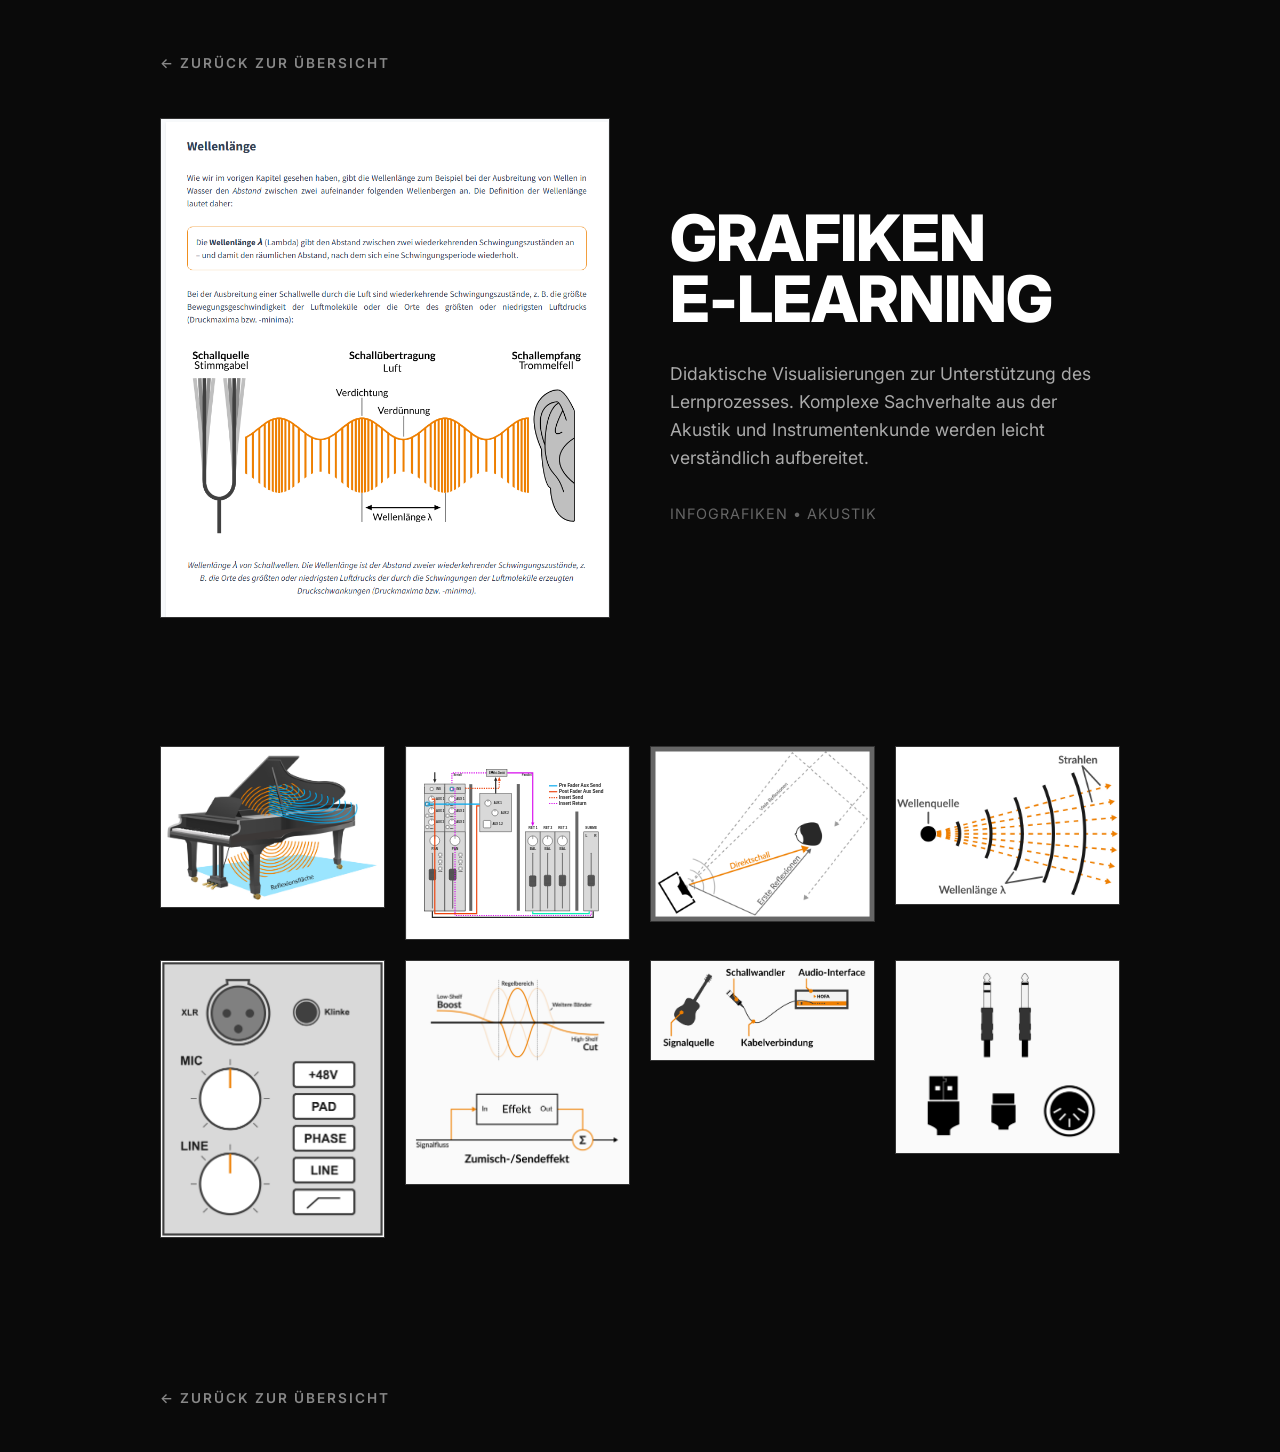
<file: information-design.html>
<!doctype html>
<html lang="de">
  <head>
    <meta charset="UTF-8" />
    <meta name="viewport" content="width=device-width, initial-scale=1.0" />
    <title>Information Design | Portfolio</title>
    <link rel="preconnect" href="https://fonts.googleapis.com" />
    <link rel="preconnect" href="https://fonts.gstatic.com" crossorigin />
    <link
      href="https://fonts.googleapis.com/css2?family=Inter:wght@400;600;800&display=swap"
      rel="stylesheet"
    />
    <link rel="stylesheet" href="style.css" />
  </head>
  <body>
    <main class="container" style="margin-top: 50px">
      <a href="index.html" class="back-link">&larr; Zurück zur Übersicht</a>

      <section class="split-section split-reverse">
        <div class="split-text">
          <h2>Grafiken<br />E-Learning</h2>
          <p>
            Didaktische Visualisierungen zur Unterstützung des Lernprozesses.
            Komplexe Sachverhalte aus der Akustik und Instrumentenkunde werden
            leicht verständlich aufbereitet.
          </p>
          <p
            style="
              color: #666;
              font-size: 0.9rem;
              text-transform: uppercase;
              letter-spacing: 1px;
              margin-top: 20px;
            "
          >
            Infografiken • Akustik
          </p>
        </div>
        <div class="split-image">
          <img
            src="information-design/ocv3-ak1-sample-2.png"
            alt="Akustik Sample"
            style="width: 100%; margin-bottom: 20px; border: 1px solid #333"
          />
        </div>
      </section>

      <section style="margin-bottom: 100px">
        <div class="full-gallery-grid">
          <img
            src="information-design/instrumentenkunde-fluegel.jpg"
            alt="Flügel"
            class="gallery-img"
            onclick="openLightbox(this.src)"
          />
          <img
            src="information-design/AuxInsert_1_1.svg"
            alt="Aux Insert"
            class="gallery-img"
            onclick="openLightbox(this.src)"
          />
          <img
            src="information-design/akustik-1-hall-nachhall.jpg"
            alt="Hall"
            class="gallery-img"
            onclick="openLightbox(this.src)"
          />
          <img
            src="information-design/akustik-1-wellenlänge.jpg"
            alt="Wellenlänge"
            class="gallery-img"
            onclick="openLightbox(this.src)"
          />

          <img
            src="information-design/eingangsmodul.jpg"
            alt="Bild 5"
            class="gallery-img"
            onclick="openLightbox(this.src)"
          />
          <img
            src="information-design/bereiche-zumisch-sendeffekte.jpg"
            alt="Bild 6"
            class="gallery-img"
            onclick="openLightbox(this.src)"
          />
          <img
            src="information-design/basic-equipment.jpg"
            alt="Bild 7"
            class="gallery-img"
            style="background-color: #fff"
            onclick="openLightbox(this.src)"
          />
          <img
            src="information-design/schnittstellen-kabel.jpg"
            alt="Bild 8"
            class="gallery-img"
            onclick="openLightbox(this.src)"
          />
        </div>
      </section>

      <a href="index.html" class="back-link" style="margin-top: 50px"
        >&larr; Zurück zur Übersicht</a
      >
    </main>

    <div id="myLightbox" class="lightbox">
      <span class="close-lightbox" onclick="closeLightbox()">&times;</span>
      <img class="lightbox-content" id="lightbox-img" />
    </div>

    <script>
      // Öffnet die Lightbox und setzt die Quelle des angeklickten Bildes
      function openLightbox(imgSrc) {
        document.getElementById("myLightbox").style.display = "block";
        document.getElementById("lightbox-img").src = imgSrc;
        document.body.style.overflow = "hidden"; // Verhindert Scrollen im Hintergrund
      }

      // Schließt die Lightbox
      function closeLightbox() {
        document.getElementById("myLightbox").style.display = "none";
        document.body.style.overflow = "auto"; // Erlaubt wieder Scrollen
      }

      // Extra Feature: Schließt die Lightbox auch, wenn man neben das Bild ins Schwarze klickt!
      window.onclick = function (event) {
        var lightbox = document.getElementById("myLightbox");
        if (event.target == lightbox) {
          closeLightbox();
        }
      };
    </script>
  </body>
</html>
</file>
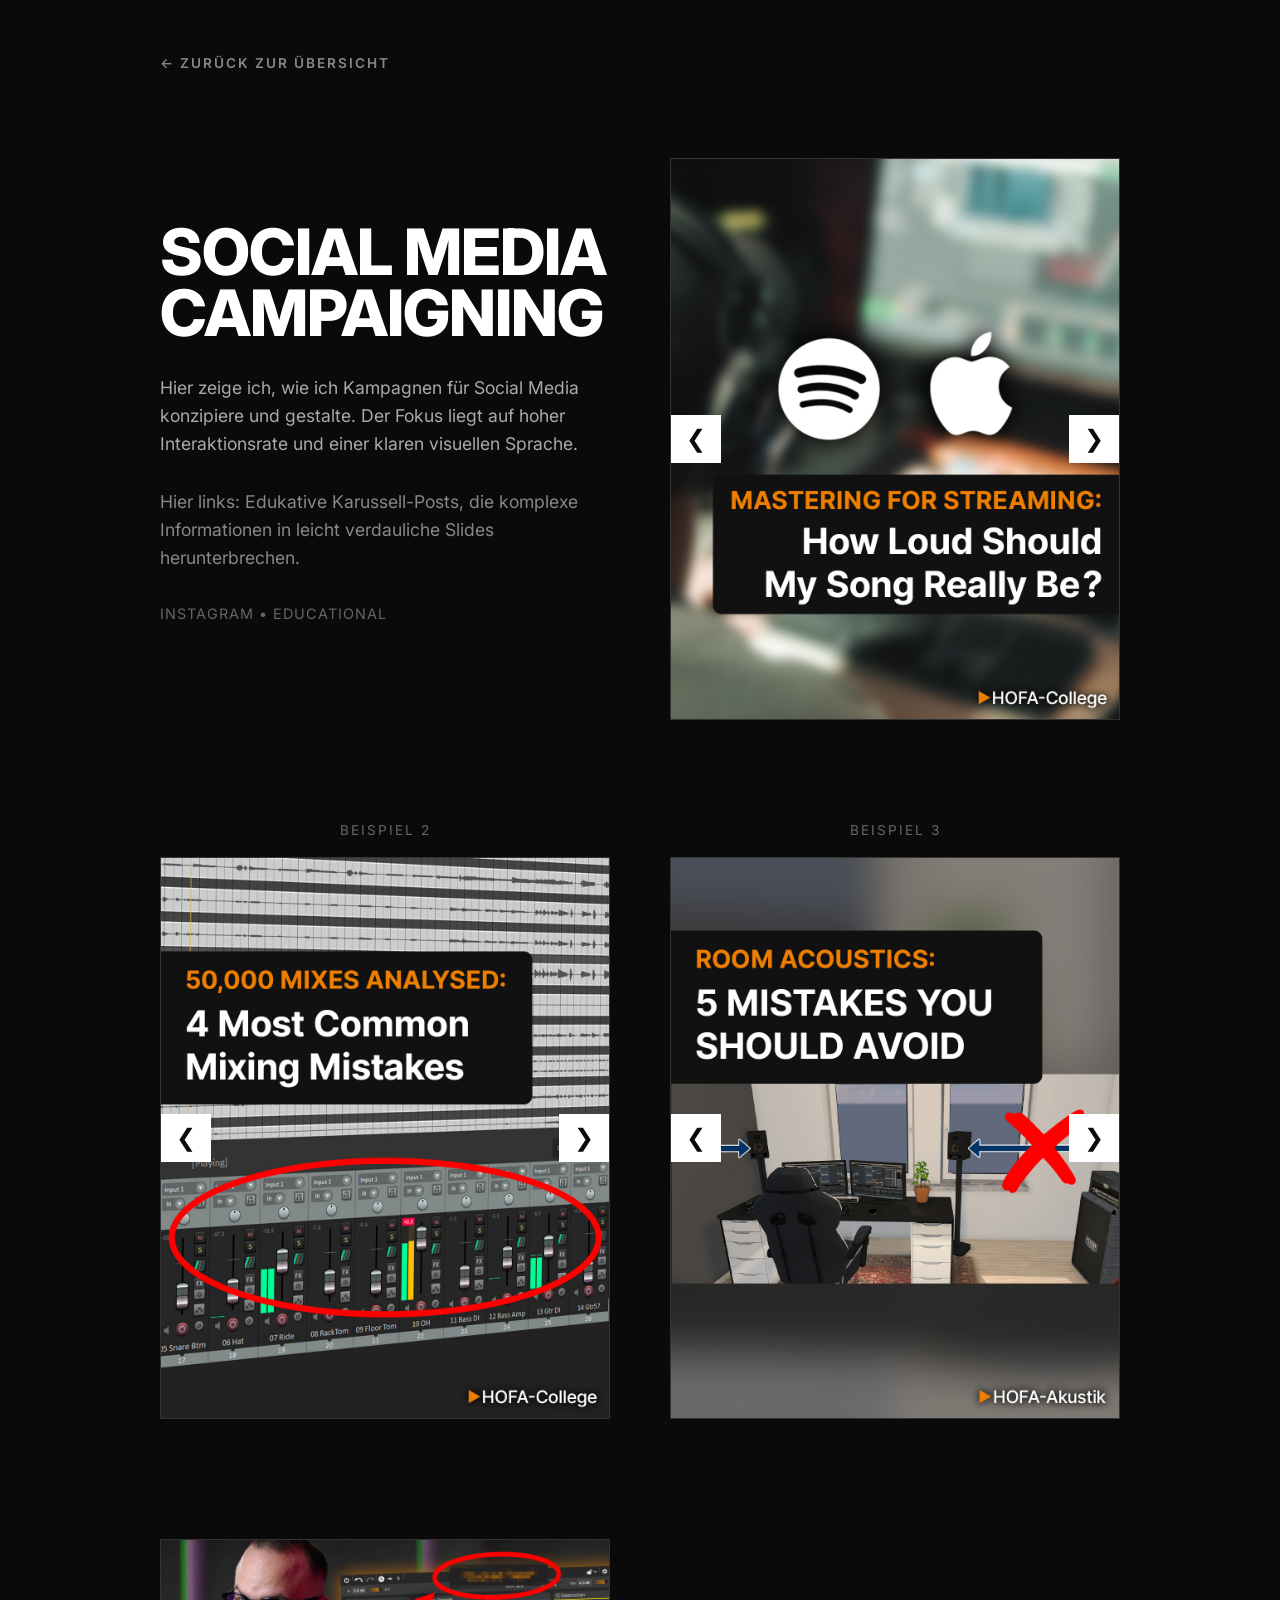
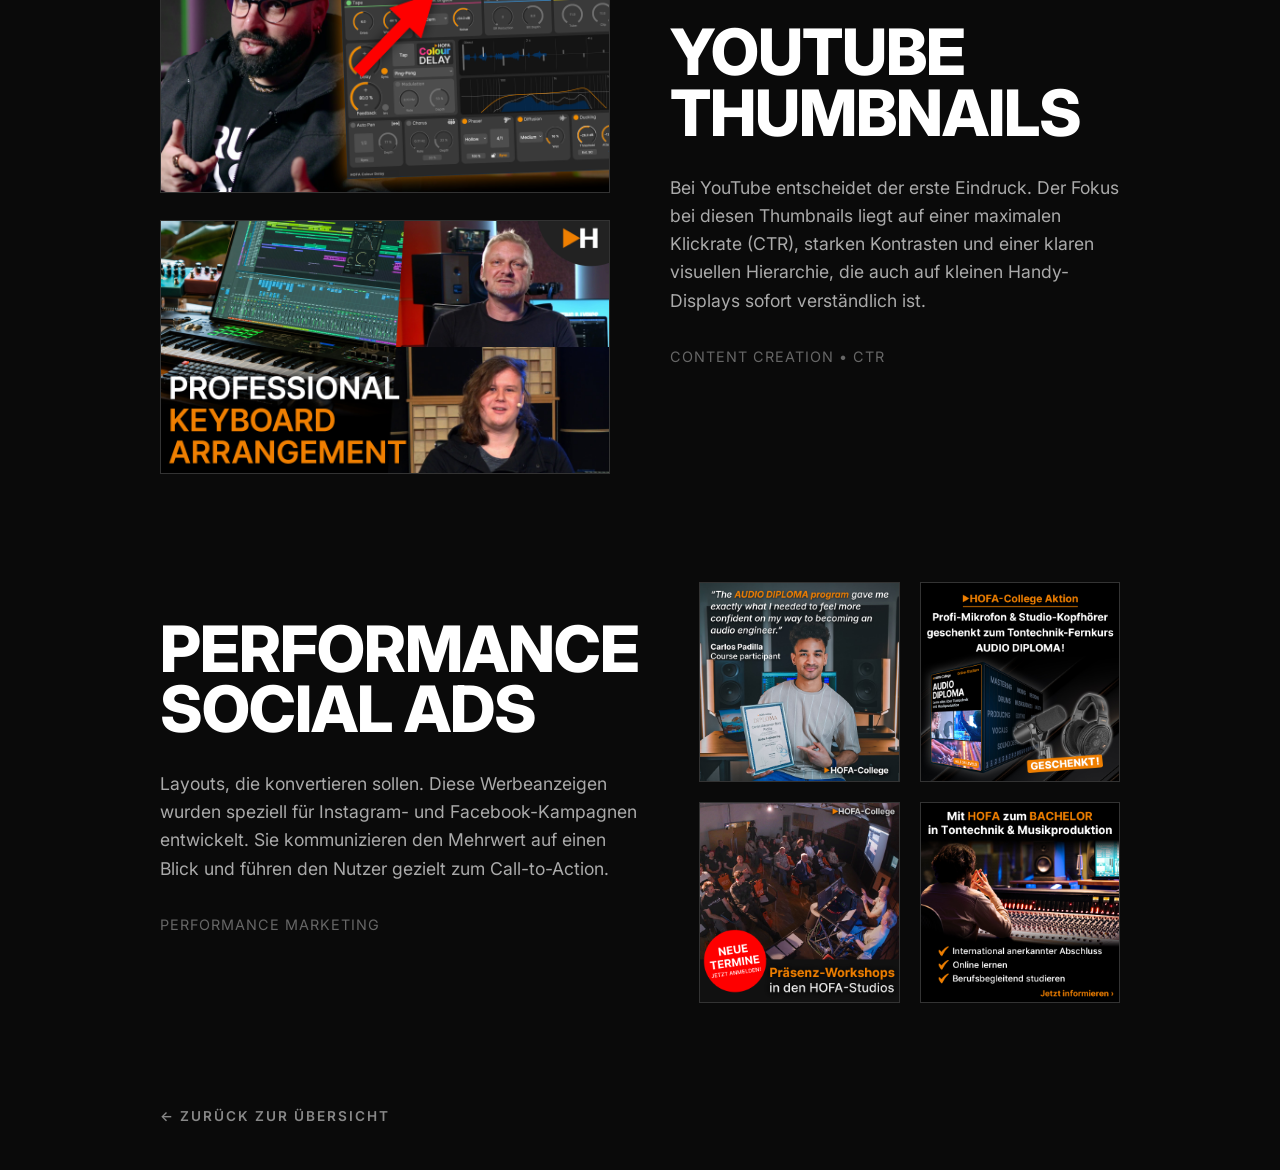
<file: social.html>
<!DOCTYPE html>
<html lang="de">
<head>
    <meta charset="UTF-8">
    <meta name="viewport" content="width=device-width, initial-scale=1.0">
    <title>Social Media | Portfolio</title>
    <link rel="preconnect" href="https://fonts.googleapis.com">
    <link rel="preconnect" href="https://fonts.gstatic.com" crossorigin>
    <link href="https://fonts.googleapis.com/css2?family=Inter:wght@400;600;800&display=swap" rel="stylesheet">
    <link rel="stylesheet" href="style.css">
</head>
<body>
    <main class="container" style="margin-top: 50px;">
        
        <a href="index.html" class="back-link">&larr; Zurück zur Übersicht</a>
        
        <section class="split-section" style="margin-top: 40px;">
            <div class="split-text">
                <h2>Social Media<br>Campaigning</h2>
                <p>Hier zeige ich, wie ich Kampagnen für Social Media konzipiere und gestalte. Der Fokus liegt auf hoher Interaktionsrate und einer klaren visuellen Sprache.</p>
                <p style="margin-top: 20px; color: #888;">Hier links: Edukative Karussell-Posts, die komplexe Informationen in leicht verdauliche Slides herunterbrechen.</p>
                <p style="color: #666; font-size: 0.9rem; text-transform: uppercase; letter-spacing: 1px; margin-top: 20px;">Instagram • Educational</p>
            </div>
            
            <div class="split-image">
                <div class="carousel-container" style="margin: 0;">
                    <button class="carousel-btn prev" onclick="moveSlide('track1', -1)">&#10094;</button>
                    <div class="carousel-track" id="track1">
                        <img src="ig-carousel-1/Slide 1.jpg" alt="Slide 1" class="carousel-slide">
                        <img src="ig-carousel-1/Slide 2.jpg" alt="Slide 2" class="carousel-slide">
                        <img src="ig-carousel-1/Slide 3.jpg" alt="Slide 3" class="carousel-slide">
                        <img src="ig-carousel-1/Slide 4.jpg" alt="Slide 4" class="carousel-slide">
                        <img src="ig-carousel-1/Slide 5.jpg" alt="Slide 5" class="carousel-slide">
                        <img src="ig-carousel-1/Slide 6.jpg" alt="Slide 6" class="carousel-slide">
                    </div>
                    <button class="carousel-btn next" onclick="moveSlide('track1', 1)">&#10095;</button>
                </div>
            </div>
        </section>

        <section class="split-section" style="margin-bottom: 120px; align-items: start;">            
            <div class="split-image">
                <p style="margin-bottom: 15px; color: #666; font-size: 0.85rem; text-transform: uppercase; letter-spacing: 2px; text-align: center;">Beispiel 2</p>
                <div class="carousel-container" style="margin: 0 auto;">
                    <button class="carousel-btn prev" onclick="moveSlide('track2', -1)">&#10094;</button>
                    <div class="carousel-track" id="track2">
                        <img src="ig-carousel-2/slide1.jpg" alt="Slide 1" class="carousel-slide">
                        <img src="ig-carousel-2/slide2.jpg" alt="Slide 2" class="carousel-slide">
                        <img src="ig-carousel-2/slide3.jpg" alt="Slide 3" class="carousel-slide">
                        <img src="ig-carousel-2/slide4.jpg" alt="Slide 4" class="carousel-slide">
                        <img src="ig-carousel-2/slide5.jpg" alt="Slide 5" class="carousel-slide">
                        <img src="ig-carousel-2/slide6.jpg" alt="Slide 6" class="carousel-slide">
                    </div>
                    <button class="carousel-btn next" onclick="moveSlide('track2', 1)">&#10095;</button>
                </div>
            </div>

            <div class="split-image">
                <p style="margin-bottom: 15px; color: #666; font-size: 0.85rem; text-transform: uppercase; letter-spacing: 2px; text-align: center;">Beispiel 3</p>
                <div class="carousel-container" style="margin: 0 auto;">
                    <button class="carousel-btn prev" onclick="moveSlide('track3', -1)">&#10094;</button>
                    <div class="carousel-track" id="track3">
                        <img src="ig-carousel-3/slide1.jpg" alt="Slide 1" class="carousel-slide">
                        <img src="ig-carousel-3/slide2.jpg" alt="Slide 2" class="carousel-slide">
                        <img src="ig-carousel-3/slide3.jpg" alt="Slide 3" class="carousel-slide">
                        <img src="ig-carousel-3/slide4.jpg" alt="Slide 4" class="carousel-slide">
                        <img src="ig-carousel-3/slide5.jpg" alt="Slide 5" class="carousel-slide">
                        <img src="ig-carousel-3/slide6.jpg" alt="Slide 6" class="carousel-slide">
                    </div>
                    <button class="carousel-btn next" onclick="moveSlide('track3', 1)">&#10095;</button>
                </div>
            </div>
        </section>

        <section class="split-section split-reverse">
            <div class="split-text">
                <h2>YouTube<br>Thumbnails</h2>
                <p>Bei YouTube entscheidet der erste Eindruck. Der Fokus bei diesen Thumbnails liegt auf einer maximalen Klickrate (CTR), starken Kontrasten und einer klaren visuellen Hierarchie, die auch auf kleinen Handy-Displays sofort verständlich ist.</p>
                <p style="color: #666; font-size: 0.9rem; text-transform: uppercase; letter-spacing: 1px; margin-top: 20px;">Content Creation • CTR</p>
            </div>
            <div class="split-image">
                <img src="yt-thumbs/THUMB_Zardonic_x_HOFA.jpg" alt="YouTube Thumbnail 1" class="gallery-img" style="margin-bottom: 20px;" onclick="openLightbox(this.src)">
                <img src="yt-thumbs/Thumb_Professional_Keys_EN.jpg" alt="YouTube Thumbnail 2" class="gallery-img" onclick="openLightbox(this.src)">
            </div>
        </section>

        <section class="split-section">
            <div class="split-text">
                <h2>Performance<br>Social Ads</h2>
                <p>Layouts, die konvertieren sollen. Diese Werbeanzeigen wurden speziell für Instagram- und Facebook-Kampagnen entwickelt. Sie kommunizieren den Mehrwert auf einen Blick und führen den Nutzer gezielt zum Call-to-Action.</p>
                <p style="color: #666; font-size: 0.9rem; text-transform: uppercase; letter-spacing: 1px; margin-top: 20px;">Performance Marketing</p>
            </div>
            <div class="split-image ad-grid">
                <img src="social-ads/1zu1_Diploma_EN_Carlos_Quote.jpg" alt="Social Ad" class="gallery-img" onclick="openLightbox(this.src)">
                <img src="social-ads/FB_IG_1_1_Shuresenn_V9.jpg" alt="Social Ad" class="gallery-img" onclick="openLightbox(this.src)">
                <img src="social-ads/FB_IG_1zu1_Praesenz_WS_Sept24_1.jpg" alt="Social Ad" class="gallery-img" onclick="openLightbox(this.src)">
                <img src="social-ads/FB_IG_Diploma_Bachelor_ohne_Aktion_V2.jpg" alt="Social Ad" class="gallery-img" onclick="openLightbox(this.src)">
            </div>
        </section>

        <a href="index.html" class="back-link">&larr; Zurück zur Übersicht</a>

    </main>

    <div id="myLightbox" class="lightbox">
        <span class="close-lightbox" onclick="closeLightbox()">&times;</span>
        <img class="lightbox-content" id="lightbox-img">
    </div>

    <script>
        // --- Karussell Funktion ---
        function moveSlide(trackId, direction) {
            const track = document.getElementById(trackId);
            const slideWidth = track.clientWidth; 
            track.scrollLeft += direction * slideWidth;
        }

        // --- Lightbox Funktionen ---
        function openLightbox(imgSrc) {
            document.getElementById("myLightbox").style.display = "block";
            document.getElementById("lightbox-img").src = imgSrc;
            document.body.style.overflow = "hidden"; 
        }

        function closeLightbox() {
            document.getElementById("myLightbox").style.display = "none";
            document.body.style.overflow = "auto"; 
        }

        window.onclick = function(event) {
            var lightbox = document.getElementById("myLightbox");
            if (event.target == lightbox) {
                closeLightbox();
            }
        }
    </script>
</body>
</html>
</file>
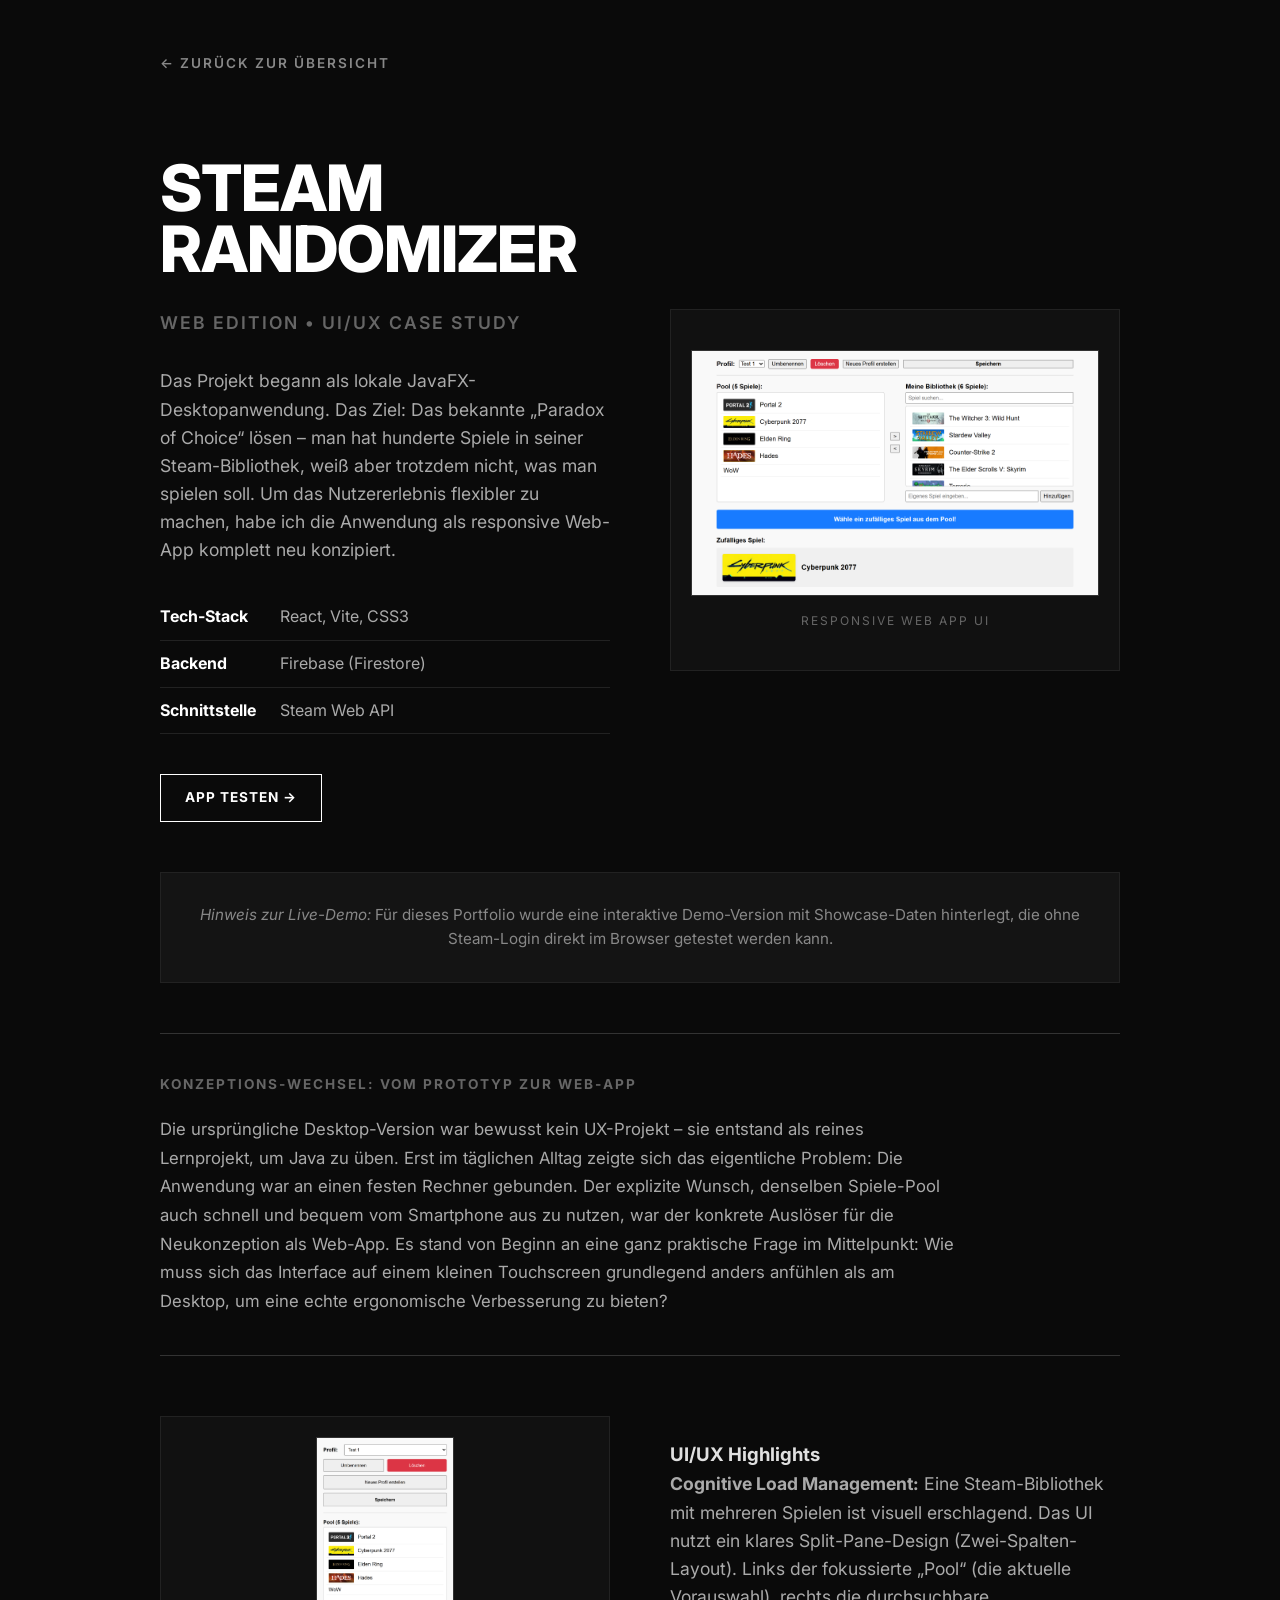
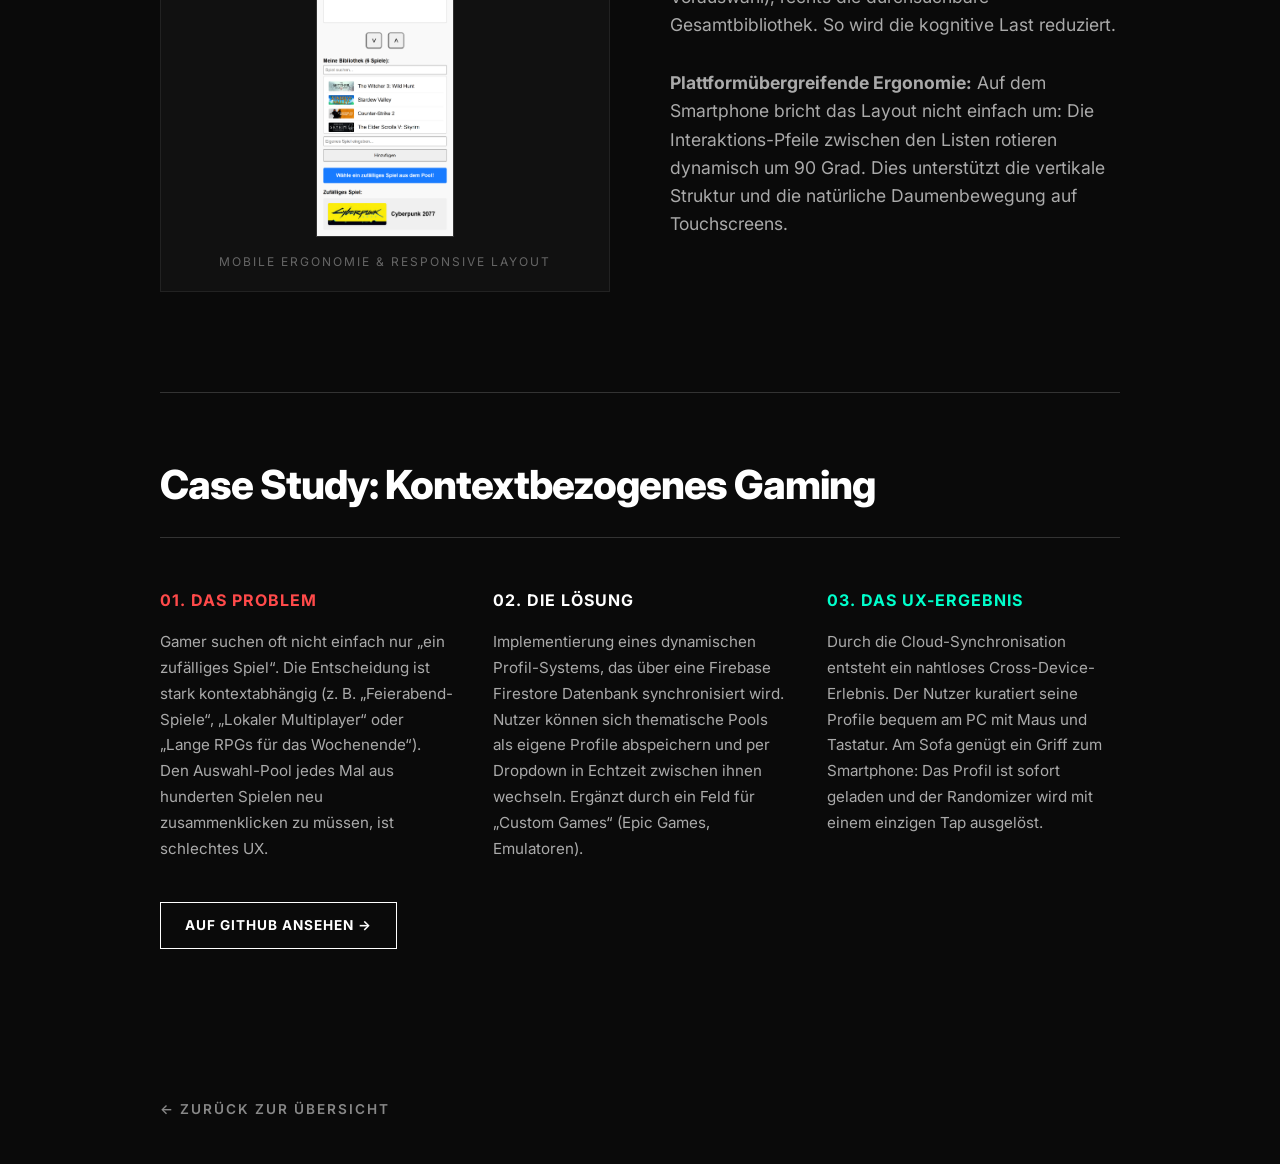
<file: steam-game-random-picker.html>
<!doctype html>
<html lang="de">
  <head>
    <meta charset="UTF-8" />
    <meta name="viewport" content="width=device-width, initial-scale=1.0" />
    <title>Steam Randomizer | UI/UX Case Study</title>
    <link rel="preconnect" href="https://fonts.googleapis.com" />
    <link rel="preconnect" href="https://fonts.gstatic.com" crossorigin />
    <link href="https://fonts.googleapis.com/css2?family=Inter:wght@400;600;800&display=swap" rel="stylesheet" />
    <link rel="stylesheet" href="style.css" />
  </head>
  <body>
    <main class="container" style="margin-top: 50px">
      <a href="index.html" class="back-link">&larr; Zurück zur Übersicht</a>

      <section class="split-section" style="margin-top: 40px; margin-bottom: 0px;">
        <div class="split-text">
          <h2>Steam<br />Randomizer</h2>
          <p class="subtitle" style="color: #666;">Web Edition • UI/UX Case Study</p>
          <p>
            Das Projekt begann als lokale JavaFX-Desktopanwendung. Das Ziel: Das bekannte „Paradox of Choice“ lösen – man hat hunderte Spiele in seiner Steam-Bibliothek, weiß aber trotzdem nicht, was man spielen soll. Um das Nutzererlebnis flexibler zu machen, habe ich die Anwendung als responsive Web-App komplett neu konzipiert.
          </p>

          <ul class="tech-stack-list" style="margin-top: 30px">
            <li><strong>Tech-Stack</strong> React, Vite, CSS3</li>
            <li><strong>Backend</strong> Firebase (Firestore)</li>
            <li><strong>Schnittstelle</strong> Steam Web API</li>
          </ul>

          <a href="https://samec195-prog.github.io/Steam_Randomizer_Web/" class="button" style="margin-top: 40px">App testen &rarr;</a>
          
        </div>

        <div class="split-image">
          <div class="print-presentation">
            <img src="steam-game-random-picker/samec195-prog.github.io_Steam_Randomizer_Web.png" alt="Steam Randomizer Web Mockup" class="gallery-img" onclick="openLightbox(this.src)" style="width: 100%; height: auto;">
            <p style="color: #666; font-size: 0.75rem; text-transform: uppercase; letter-spacing: 2px; margin-top: 15px;">Responsive Web App UI</p>
          </div>
        </div>
      </section>

      <!-- Live Demo Hinweis -->
      <div style="margin-top: 50px; margin-bottom: 50px; background: #141414; padding: 30px; border: 1px solid #222; text-align: center;">
          <p style="color: #888; font-size: 0.95rem; margin-bottom: 0;">
            <em>Hinweis zur Live-Demo:</em> Für dieses Portfolio wurde eine interaktive Demo-Version mit Showcase-Daten hinterlegt, die ohne Steam-Login direkt im Browser getestet werden kann.
          </p>
        </div>

        <section style="margin-bottom: 60px; border-top: 1px solid #333; border-bottom: 1px solid #333; padding: 40px 0;">
        <h3 style="text-transform: uppercase; letter-spacing: 2px; margin-bottom: 20px; font-size: 0.85rem; color: #666;">Konzeptions-Wechsel: Vom Prototyp zur Web-App</h3>
        <p style="max-width: 800px; font-size: 1.05rem; line-height: 1.7; color: #aaa;">
          Die ursprüngliche Desktop-Version war bewusst kein UX-Projekt – sie entstand als reines Lernprojekt, um Java zu üben. Erst im täglichen Alltag zeigte sich das eigentliche Problem: Die Anwendung war an einen festen Rechner gebunden. Der explizite Wunsch, denselben Spiele-Pool auch schnell und bequem vom Smartphone aus zu nutzen, war der konkrete Auslöser für die Neukonzeption als Web-App. Es stand von Beginn an eine ganz praktische Frage im Mittelpunkt: Wie muss sich das Interface auf einem kleinen Touchscreen grundlegend anders anfühlen als am Desktop, um eine echte ergonomische Verbesserung zu bieten?
        </p>
      </section>

      <section class="split-section split-reverse">
        <div class="split-text">
          <h3>UI/UX Highlights</h3>
          <p><strong>Cognitive Load Management:</strong> Eine Steam-Bibliothek mit mehreren Spielen ist visuell erschlagend. Das UI nutzt ein klares Split-Pane-Design (Zwei-Spalten-Layout). Links der fokussierte „Pool“ (die aktuelle Vorauswahl), rechts die durchsuchbare Gesamtbibliothek. So wird die kognitive Last reduziert.</p>
          <p><strong>Plattformübergreifende Ergonomie:</strong> Auf dem Smartphone bricht das Layout nicht einfach um: Die Interaktions-Pfeile zwischen den Listen rotieren dynamisch um 90 Grad. Dies unterstützt die vertikale Struktur und die natürliche Daumenbewegung auf Touchscreens.</p>
        </div>
        <div class="split-image">
          <div class="print-presentation" style="padding: 20px;">
            <img src="steam-game-random-picker/samec195-prog.github.io_Steam_Randomizer_Web_mobile.png" alt="Mobile Ergonomie Konzept" class="gallery-img" onclick="openLightbox(this.src)" style="max-height: 400px; width: auto;">
            <p style="color: #666; font-size: 0.75rem; text-transform: uppercase; letter-spacing: 2px; margin-top: 15px;">Mobile Ergonomie & Responsive Layout</p>
          </div>
        </div>
      </section>

      <section style="margin-bottom: 100px; border-top: 1px solid #333; padding-top: 60px;">
        <h2 style="font-size: 2.5rem; margin-bottom: 50px;">Case Study: Kontextbezogenes Gaming</h2>
        
        <div class="grid" style="grid-template-columns: repeat(auto-fit, minmax(280px, 1fr)); gap: 40px;">
          <div>
            <h4 style="text-transform: uppercase; letter-spacing: 1px; color: #ff4a4a; margin-bottom: 15px;">01. Das Problem</h4>
            <p style="color: #aaa; font-size: 0.95rem; line-height: 1.7;">
              Gamer suchen oft nicht einfach nur „ein zufälliges Spiel“. Die Entscheidung ist stark kontextabhängig (z. B. „Feierabend-Spiele“, „Lokaler Multiplayer“ oder „Lange RPGs für das Wochenende“). Den Auswahl-Pool jedes Mal aus hunderten Spielen neu zusammenklicken zu müssen, ist schlechtes UX.
            </p>
          </div>
          
          <div>
            <h4 style="text-transform: uppercase; letter-spacing: 1px; color: #fff; margin-bottom: 15px;">02. Die Lösung</h4>
            <p style="color: #aaa; font-size: 0.95rem; line-height: 1.7;">
              Implementierung eines dynamischen Profil-Systems, das über eine Firebase Firestore Datenbank synchronisiert wird. Nutzer können sich thematische Pools als eigene Profile abspeichern und per Dropdown in Echtzeit zwischen ihnen wechseln. Ergänzt durch ein Feld für „Custom Games“ (Epic Games, Emulatoren).
            </p>
          </div>

          <div>
            <h4 style="text-transform: uppercase; letter-spacing: 1px; color: #00ffcc; margin-bottom: 15px;">03. Das UX-Ergebnis</h4>
            <p style="color: #aaa; font-size: 0.95rem; line-height: 1.7;">
              Durch die Cloud-Synchronisation entsteht ein nahtloses Cross-Device-Erlebnis. Der Nutzer kuratiert seine Profile bequem am PC mit Maus und Tastatur. Am Sofa genügt ein Griff zum Smartphone: Das Profil ist sofort geladen und der Randomizer wird mit einem einzigen Tap ausgelöst.
            </p>
          </div>
        </div>

        <a href="https://github.com/SamEc195-prog/Steam_Randomizer_Web" class="button" style="margin-top: 40px">Auf GitHub ansehen &rarr;</a>
      </section>

      <a href="index.html" class="back-link" style="margin-top: 50px">&larr; Zurück zur Übersicht</a>
    </main>

    <div id="myLightbox" class="lightbox">
      <span class="close-lightbox" onclick="closeLightbox()">&times;</span>
      <img class="lightbox-content" id="lightbox-img" />
    </div>

    <script>
      function openLightbox(imgSrc) {
        document.getElementById("myLightbox").style.display = "block";
        document.getElementById("lightbox-img").src = imgSrc;
        document.body.style.overflow = "hidden";
      }

      function closeLightbox() {
        document.getElementById("myLightbox").style.display = "none";
        document.body.style.overflow = "auto";
      }

      window.onclick = function (event) {
        var lightbox = document.getElementById("myLightbox");
        if (event.target == lightbox) {
          closeLightbox();
        }
      };
    </script>
  </body>
</html>
</file>
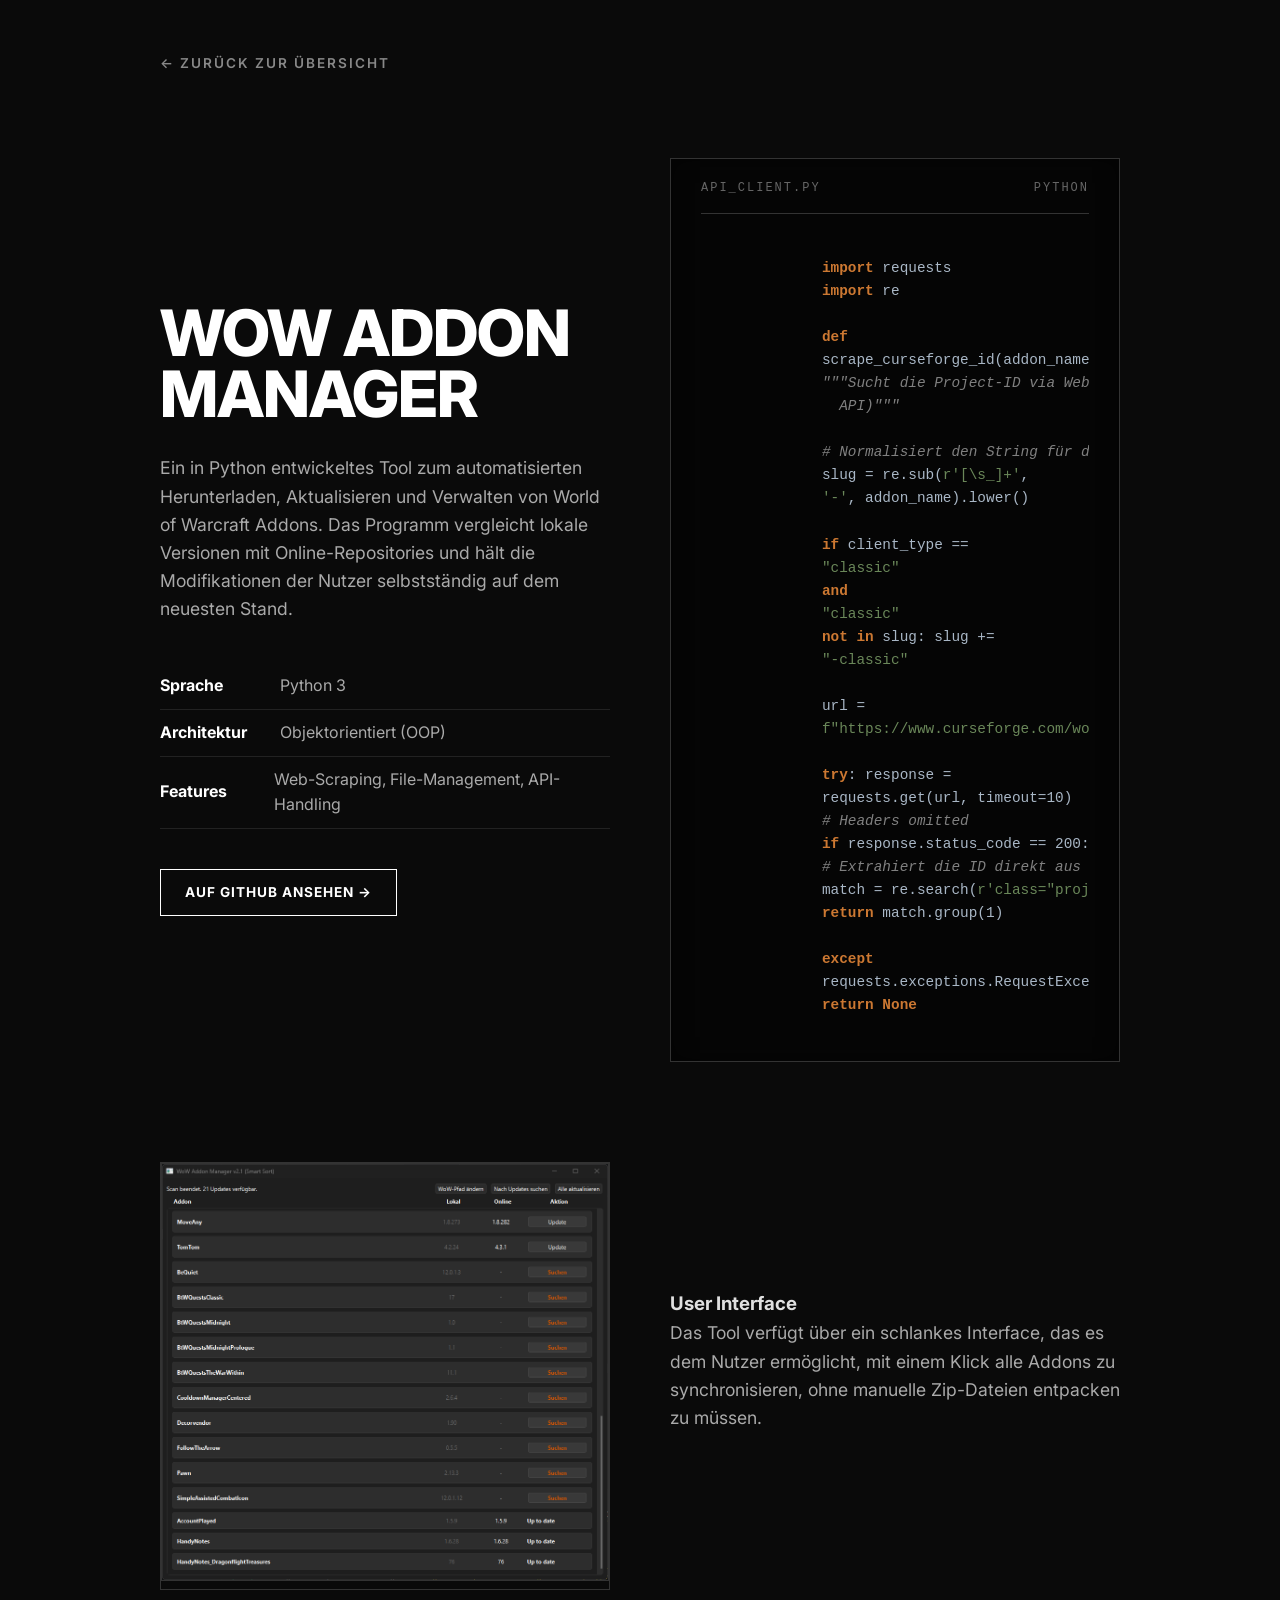
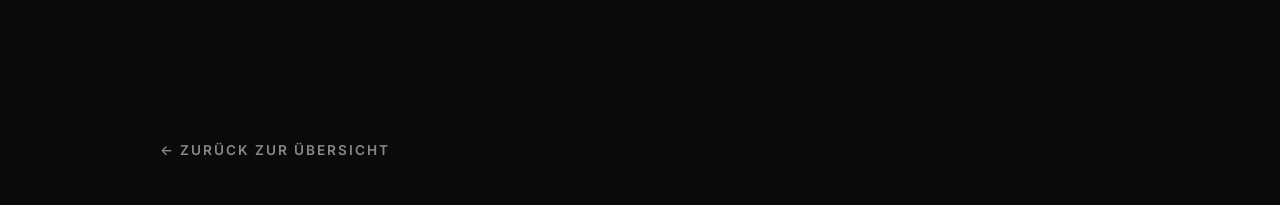
<file: wow-addon-manager.html>
<!doctype html>
<html lang="de">
  <head>
    <meta charset="UTF-8" />
    <meta name="viewport" content="width=device-width, initial-scale=1.0" />
    <title>WoW Addon Manager | Portfolio</title>
    <link rel="preconnect" href="https://fonts.googleapis.com" />
    <link rel="preconnect" href="https://fonts.gstatic.com" crossorigin />
    <link
      href="https://fonts.googleapis.com/css2?family=Inter:wght@400;600;800&display=swap"
      rel="stylesheet"
    />
    <link rel="stylesheet" href="style.css" />
  </head>
  <body>
    <main class="container" style="margin-top: 50px">
      <a href="index.html" class="back-link">&larr; Zurück zur Übersicht</a>

      <section class="split-section" style="margin-top: 40px">
        <div class="split-text">
          <h2>WoW Addon<br />Manager</h2>
          <p>
            Ein in Python entwickeltes Tool zum automatisierten Herunterladen,
            Aktualisieren und Verwalten von World of Warcraft Addons. Das
            Programm vergleicht lokale Versionen mit Online-Repositories und
            hält die Modifikationen der Nutzer selbstständig auf dem neuesten
            Stand.
          </p>

          <ul class="tech-stack-list" style="margin-top: 40px">
            <li><strong>Sprache</strong> Python 3</li>
            <li><strong>Architektur</strong> Objektorientiert (OOP)</li>
            <li>
              <strong>Features</strong> Web-Scraping, File-Management,
              API-Handling
            </li>
          </ul>

          <a
            href="https://github.com/SamEc195-prog/WoW_Addon_Manager"
            class="button"
            style="margin-top: 40px"
            >Auf GitHub ansehen &rarr;</a
          >
        </div>

        <div class="split-image">
          <div class="code-window">
            <div class="code-header">
              <span>api_client.py</span>
              <span>Python</span>
            </div>
            <div class="code-content">
              <span class="code-keyword">import</span> requests
              <span class="code-keyword">import</span> re

              <span class="code-keyword">def</span>
              scrape_curseforge_id(addon_name, client_type=<span
                class="code-string"
                >"retail"</span
              >):
              <span class="code-comment"
                >"""Sucht die Project-ID via Web-Scraping (Fallback zur
                API)"""</span
              >

              <span class="code-comment"
                ># Normalisiert den String für die URL-Struktur</span
              >
              slug = re.sub(<span class="code-string">r'[\s_]+'</span>,
              <span class="code-string">'-'</span>, addon_name).lower()

              <span class="code-keyword">if</span> client_type ==
              <span class="code-string">"classic"</span>
              <span class="code-keyword">and</span>
              <span class="code-string">"classic"</span>
              <span class="code-keyword">not in</span> slug: slug +=
              <span class="code-string">"-classic"</span>

              url =
              <span class="code-string"
                >f"https://www.curseforge.com/wow/addons/{slug}"</span
              >

              <span class="code-keyword">try</span>: response =
              requests.get(url, timeout=10)
              <span class="code-comment"># Headers omitted</span>
              <span class="code-keyword">if</span> response.status_code == 200:
              <span class="code-comment"
                ># Extrahiert die ID direkt aus dem DOM</span
              >
              match = re.search(<span class="code-string"
                >r'class="project-id"&gt;(\d+)&lt;/span&gt;'</span
              >, response.text) <span class="code-keyword">if</span> match:
              <span class="code-keyword">return</span> match.group(1)

              <span class="code-keyword">except</span>
              requests.exceptions.RequestException:
              <span class="code-keyword">return None</span>
            </div>
          </div>
        </div>
      </section>

      <section class="split-section split-reverse">
        <div class="split-text">
          <h3>User Interface</h3>
          <p>
            Das Tool verfügt über ein schlankes Interface, das es dem Nutzer
            ermöglicht, mit einem Klick alle Addons zu synchronisieren, ohne
            manuelle Zip-Dateien entpacken zu müssen.
          </p>
        </div>
        <div class="split-image">
          <div class="gallery-img">
            <img
              src="wow-addon-manager/wowam-v1-screenshot.png"
              alt="Screenshot der Anwendung"
              class="gallery-img"
              onclick="openLightbox(this.src)"
            />
          </div>
        </div>
      </section>

      <a href="index.html" class="back-link" style="margin-top: 50px"
        >&larr; Zurück zur Übersicht</a
      >
    </main>

    <div id="myLightbox" class="lightbox">
        <span class="close-lightbox" onclick="closeLightbox()">&times;</span>
        <img class="lightbox-content" id="lightbox-img">
    </div>

    <script>
        // --- Lightbox Funktionen ---
        function openLightbox(imgSrc) {
            document.getElementById("myLightbox").style.display = "block";
            document.getElementById("lightbox-img").src = imgSrc;
            document.body.style.overflow = "hidden"; 
        }

        function closeLightbox() {
            document.getElementById("myLightbox").style.display = "none";
            document.body.style.overflow = "auto"; 
        }

        window.onclick = function(event) {
            var lightbox = document.getElementById("myLightbox");
            if (event.target == lightbox) {
                closeLightbox();
            }
        }
    </script>
  </body>
</html>
</file>
<file: style.css>
/* --- FARBEN & BASICS (Dark Minimalist) --- */
:root {
  --bg-color: #0a0a0a; /* Fast tiefschwarz */
  --text-color: #e0e0e0; /* Helles Grau für gute Lesbarkeit */
  --heading-color: #ffffff; /* Reines Weiß für Überschriften */
  --accent-color: #ffffff; /* Keine bunten Akzente mehr, nur Weiß/Grau */
  --card-bg: #141414; /* Leichtes Grau für die Kacheln zur Abhebung */
}

* {
  box-sizing: border-box;
  margin: 0;
  padding: 0;
}

body {
  /* NEU: Wir nutzen jetzt Inter als Hauptschrift */
  font-family: "Inter", sans-serif;

  background-color: var(--bg-color);
  color: var(--text-color);
  line-height: 1.6;
  -webkit-font-smoothing: antialiased;
  -moz-osx-font-smoothing: grayscale; /* Macht die Schrift auch auf Firefox schön scharf */
}

.container {
  max-width: 1000px;
  margin: 0 auto;
  padding: 0 20px;
}

/* --- TYPOGRAFIE (Groß & Fett) --- */
header {
  margin-top: 100px;
  margin-bottom: 80px;
}

header h1 {
  font-size: 4.5rem; /* Riesige Überschrift */
  font-weight: 800;
  color: var(--heading-color);
  line-height: 1;
  letter-spacing: -2px; /* Etwas enger zusammen, für den Editorial-Look */
  margin-bottom: 20px;
  text-transform: uppercase; /* Optional: Macht es noch dominanter */
}

.subtitle {
  font-size: 1.1rem;
  color: #888; /* Dezentes Grau */
  text-transform: uppercase;
  letter-spacing: 2px;
  font-weight: 600;
  margin-bottom: 20px;
  display: block;
}

header p {
  font-size: 1.2rem;
  max-width: 600px; /* Begrenzt die Textbreite wie im PDF */
  color: #aaa;
}

.discription {
  margin-bottom: 40px;
}

/* --- SECTIONS & GRIDS --- */
section {
  margin-bottom: 100px;
}

h2 {
  font-size: 3rem;
  font-weight: 800;
  color: var(--heading-color);
  margin-bottom: 40px;
  letter-spacing: -1px;
  border-bottom: 1px solid #333; /* Harte, dunkle Linie statt weichem Grau */
  padding-bottom: 20px;

  overflow-wrap: break-word;
  word-wrap: break-word; 
  hyphens: auto; /* Erlaubt weiche Trennstriche, falls vom Browser unterstützt */
}

.grid {
  display: grid;
  grid-template-columns: repeat(auto-fit, minmax(300px, 1fr));
  gap: 30px;
}

/* --- KACHELN (Kantig & Flach) --- */
.card {
  background: var(--card-bg);
  padding: 30px;
  border-radius: 0px; /* Spitze Ecken statt runder Ecken! */
  border: 1px solid #222; /* Sehr subtiler Rahmen */
  transition:
    transform 0.3s ease,
    border-color 0.3s ease;
  display: flex;
  flex-direction: column;
  height: 100%;
}

.card:hover {
  transform: translateY(-10px);
  border-color: #555; /* Rahmen wird heller beim Hovern */
}

.card h3 {
  font-size: 1.5rem;
  color: var(--heading-color);
  margin-bottom: 20px;
  margin-top: 10px;
}

/* --- BILD-PLATZHALTER --- */
.card-image {
  width: 100%;
  aspect-ratio: 4 / 3;
  background-color: #2a2a2a; /* Dunkelgrauer Platzhalter */
  margin-bottom: 20px;
  background-size: cover;
  background-position: center;
  background-repeat: no-repeat;
  display: flex;
  align-items: center;
  justify-content: center;
  color: #555;
  font-size: 0.8rem;
  text-transform: uppercase;
  letter-spacing: 1px;
}

/* --- BUTTONS (Dark Minimalist Update) --- */
.button {
  display: inline-block;
  margin-top: auto;
  align-self: flex-start;
  padding: 12px 24px;
  background-color: transparent; /* Transparenter Hintergrund */
  color: var(--heading-color); /* Weiße Schrift */
  border: 1px solid var(--heading-color); /* Weißer, harter Rahmen */
  border-radius: 0px; /* Keine runden Ecken! */
  font-size: 0.85rem;
  font-weight: bold;
  text-transform: uppercase; /* Großbuchstaben für den Magazin-Look */
  letter-spacing: 1px;
  transition:
    background-color 0.3s ease,
    color 0.3s ease;
  text-decoration: none;
}

.button:hover {
  background-color: var(
    --heading-color
  ); /* Weißer Hintergrund beim Drüberfahren */
  color: var(--bg-color); /* Schwarze Schrift beim Drüberfahren */
  text-decoration: none;
}

/* --- Social Media Karussell (Dark Minimalist Update) --- */
.carousel-container {
  position: relative;
  max-width: 500px;
  margin: 0 auto;
  border-radius: 0px; /* Spitze Ecken passend zum Design! */
  border: 1px solid #333; /* Harter, dunkler Rand */
  overflow: hidden;
  background-color: #000;
}

.carousel-track {
  display: flex;
  overflow-x: auto;
  scroll-snap-type: x mandatory;
  scroll-behavior: smooth;
  scrollbar-width: none;
  -ms-overflow-style: none;
}

.carousel-track::-webkit-scrollbar {
  display: none;
}

.carousel-slide {
  flex: 0 0 100%;
  width: 100%;
  scroll-snap-align: center;
  aspect-ratio: 4 / 5;
  object-fit: cover;
  background-color: #111; /* Sehr dunkles Grau als Platzhalter */
}

/* --- Karussell Buttons (Editorial Style) --- */
.carousel-btn {
  position: absolute;
  top: 50%;
  transform: translateY(-50%);
  background-color: var(--heading-color); /* Reinweiß */
  border: none;
  color: var(--bg-color); /* Schwarze Pfeile */
  font-size: 1.5rem;
  padding: 10px 15px;
  cursor: pointer;
  border-radius: 0px; /* Spitze, quadratische Buttons */
  z-index: 10;
  transition:
    background-color 0.2s,
    color 0.2s;
}

.carousel-btn:hover {
  background-color: #444; /* Dunkelgrau beim Hovern */
  color: var(--heading-color); /* Weißer Pfeil beim Hovern */
}

/* Pfeile direkt hart an den Rand klatschen */
.prev {
  left: 0;
}
.next {
  right: 0;
}

/* --- ALLGEMEINE LINKS --- */
a {
  color: var(--text-color);
  text-decoration: none;
  transition: color 0.3s ease;
}

a:hover {
  color: var(--heading-color);
}

/* --- ZURÜCK-LINK (Editorial Style) --- */
.back-link {
  display: inline-block;
  margin-bottom: 40px;
  font-size: 0.85rem;
  font-weight: 600;
  text-transform: uppercase;
  letter-spacing: 2px;
  color: #888; /* Ein dezentes Grau, damit es nicht von der Headline ablenkt */
  border-bottom: 1px solid transparent;
  padding-bottom: 2px;
}

.back-link:hover {
  color: var(--heading-color); /* Wird strahlend weiß beim Drüberfahren */
  border-bottom: 1px solid var(--heading-color); /* Bekommt eine weiße Linie */
}

/* --- SPLIT-SCREEN LAYOUT (Editorial Style Seite 7) --- */
.split-section {
  display: grid;
  grid-template-columns: 1fr 1fr; /* Teilt den Bildschirm 50/50 auf */
  gap: 60px; /* Schön viel Weißraum (bzw. Schwarzraum) zwischen Text und Bild */
  align-items: center; /* Zentriert den Text vertikal zum Bild */
  margin-bottom: 100px;
}

.split-text h2 {
  font-size: 4rem; /* Massive Schriftgröße wie im PDF */
  line-height: 0.95;
  margin-bottom: 30px;
  border-bottom: none; /* Hier lassen wir die Linie ausnahmsweise weg */
  padding-bottom: 0;
  text-transform: uppercase;
  word-wrap: break-word; /* Verhindert, dass lange Wörter das Layout sprengen */
}

.split-text p {
  color: #aaa;
  font-size: 1.1rem;
  margin-bottom: 30px;
}

.split-image {
  width: 100%;
  min-width: 0; /* Verhindert, dass das Bild zu breit wird und das Layout sprengt */
}

.split-image .image-placeholder {
  width: 100%;
  /* Ein hochformatiges Seitenverhältnis (z.B. 4:5) wirkt besonders edel */
  aspect-ratio: 4 / 5;
  background-color: #1a1a1a;
  background-size: cover;
  background-position: center;
}

/* --- RESPONSIVE LOGIK FÜR SMARTPHONES --- */
@media (max-width: 768px) {

  h2 {
    font-size: 2.2rem; /* Auf dem Handy etwas kleiner, damit es passt */
  }

  .split-section {
    grid-template-columns: 1fr; /* Auf dem Handy alles in eine Spalte untereinander */
    gap: 40px;
  }

  .split-text h2 {
    font-size: 3rem; /* Auf dem Handy etwas kleiner, damit es passt */
  }

  /* Ändert die Reihenfolge auf dem Handy, falls das Bild zuerst kommen soll (optional) */
  /* .split-text { order: 2; } */
  /* .split-image { order: 1; } */
}

/* --- SPLIT-SCREEN REVERSE (Für abwechselndes Layout) --- */
.split-reverse .split-text {
  order: 2;
}
.split-reverse .split-image {
  order: 1;
}

/* Auf dem Handy soll der Text aber immer oben bleiben! */
@media (max-width: 768px) {
  .split-reverse .split-text {
    order: 1;
  }
  .split-reverse .split-image {
    order: 2;
  }
}

/* Ein kleines Grid für die Social Ads */
.ad-grid {
  display: grid;
  grid-template-columns: 1fr 1fr;
  gap: 20px;
}

/* --- PRINT-FORMATE (z.B. Roll-Ups) --- */
.print-presentation {
  background-color: #111; /* Dunkle Bühne für das Print-Produkt */
  padding: 40px 20px;
  border: 1px solid #222;
  display: flex;
  flex-direction: column;
  align-items: center;
  justify-content: center;
}

.tall-print {
  max-height: 700px; /* Begrenzt die Höhe, damit man nicht ewig scrollen muss */
  width: auto; /* Behält die originalen Proportionen bei */
  max-width: 100%; /* Verhindert, dass es auf Handys über den Rand ragt */
  box-shadow: 0 15px 35px rgba(0, 0, 0, 0.6); /* Edler Schatten, der das Printprodukt abhebt */
  margin-bottom: 20px;
}

/* --- FULL WIDTH GALLERY (4 Columns) --- */
.full-gallery-grid {
  display: grid;
  grid-template-columns: repeat(4, 1fr); /* 4 Spalten! */
  gap: 20px;
}

.gallery-img {
  width: 100%;
  /* aspect-ratio: 1 / 1; Optional: Entferne die // am Anfang, falls du die Bilder perfekt quadratisch zuschneiden willst */
  object-fit: cover;
  border: 1px solid #333;
  cursor: pointer; /* Zeigt an, dass man klicken kann (Hand-Symbol) */
  transition:
    transform 0.2s ease,
    border-color 0.2s ease;
}

.gallery-img:hover {
  transform: scale(1.03); /* Leichter Zoom-Effekt beim Drüberfahren */
  border-color: #666;
}

/* Auf kleineren Bildschirmen brechen wir auf 2 Spalten, auf Handys auf 1 Spalte um */
@media (max-width: 900px) {
  .full-gallery-grid {
    grid-template-columns: repeat(2, 1fr);
  }
}
@media (max-width: 500px) {
  .full-gallery-grid {
    grid-template-columns: 1fr;
  }
}

/* --- LIGHTBOX (Modal / Pop-up) --- */
.lightbox {
  display: none; /* Ist unsichtbar, bis es angeklickt wird */
  position: fixed;
  z-index: 100; /* Legt sich über alles andere */
  padding-top: 50px;
  left: 0;
  top: 0;
  width: 100%;
  height: 100%;
  overflow: auto;
  background-color: rgba(
    0,
    0,
    0,
    0.95
  ); /* Sehr dunkles, fast schwarzes Overlay */
}

.lightbox-content {
  margin: auto;
  display: block;
  max-width: 90%;
  max-height: 85vh; /* Darf nicht höher als der Bildschirm sein */
  object-fit: contain;
  box-shadow: 0 0 30px rgba(0, 0, 0, 0.8);
}

.close-lightbox {
  position: absolute;
  top: 20px;
  right: 40px;
  color: #888;
  font-size: 50px;
  font-weight: bold;
  transition: color 0.3s ease;
  cursor: pointer;
}

.close-lightbox:hover {
  color: #fff; /* Das X wird weiß beim Hovern */
  text-decoration: none;
}

/* --- IT & SOFTWARE PROJEKTE (Terminal / Code Look) --- */
.code-window {
  background-color: #050505; /* Noch dunkler als der Hintergrund */
  border: 1px solid #333;
  padding: 20px 30px;
  width: 100%;
  box-shadow: inset 0 0 20px rgba(0, 0, 0, 0.5); /* Leichter Schatten nach innen */
}

.code-header {
  border-bottom: 1px solid #333;
  padding-bottom: 15px;
  margin-bottom: 20px;
  display: flex;
  justify-content: space-between;
  align-items: center;
  color: #666;
  font-size: 0.75rem;
  font-family:
    "Courier New", Courier, monospace; /* Klassische Programmier-Schrift */
  text-transform: uppercase;
  letter-spacing: 2px;
}

.code-content {
  color: #a9b7c6; /* Typische "Darcula/IntelliJ" Textfarbe */
  font-family: "Courier New", Courier, monospace;
  font-size: 0.9rem;
  line-height: 1.6;
  overflow-x: auto; /* Erlaubt Scrollen, wenn die Code-Zeile zu lang ist */
  white-space: pre; /* Behält deine Einrückungen exakt so bei, wie du sie schreibst */
}

/* --- Spezial-Fix für UI-Screenshots in Software-Projekten --- */

/* 1. Falls ein Bild direkt im Code-Fenster liegt, stelle sicher, dass es passt */
.code-window .code-content img.gallery-img {
  width: auto;
  max-width: 100%;
  height: auto;
  object-fit: contain; /* Verhindert das Beschneiden und skaliert das Bild, damit es passt */
  max-height: 100%; /* Begrenzt die Höhe des Bildes auf die verfügbare Höhe des Containers */
  display: block;
  margin: 0 auto; /* Zentriert das Bild horizontal */
  cursor: pointer; /* Zeigt, dass das Bild klickbar ist */
}

/* Spezifische Highlighting-Farben für einen coolen Look (Optional) */
.code-keyword {
  color: #cc7832;
  font-weight: bold;
} /* Orange für if, def, class */
.code-string {
  color: #6a8759;
} /* Grün für Text/Strings */
.code-comment {
  color: #808080;
  font-style: italic;
} /* Grau für Kommentare */

/* Tech-Stack Liste */
.tech-stack-list {
  list-style-type: none;
  margin-top: 20px;
}

.tech-stack-list li {
  padding: 10px 0;
  border-bottom: 1px solid #222;
  color: #aaa;
  display: flex;
  align-items: center;
}

.tech-stack-list li strong {
  color: var(--heading-color);
  width: 120px; /* Sorgt dafür, dass die Liste schön bündig ist */
  display: inline-block;
}

/* --- PROZESS-SCHRITTE (HobbyRadar Case Study) --- */
.process-step {
  /* border-top: 1px solid #333; */
  padding-top: 20px;
}

.process-step h4 {
  text-transform: uppercase;
  letter-spacing: 1px;
  color: var(--heading-color);
  font-size: 1rem;
  margin-bottom: 15px;
}

.process-step p {
  color: #aaa;
  font-size: 0.95rem;
  line-height: 1.7;
}

.process-step .mine {
  display: block;
  margin-top: 15px;
  font-size: 0.85rem;
  color: #888;
}

.process-step .mine strong {
  color: var(--heading-color);
}

/* --- FARBFELDER (Styleguide) --- */
.swatch-grid {
  display: grid;
  grid-template-columns: repeat(auto-fit, minmax(120px, 1fr));
  gap: 15px;
}

.swatch {
  background: var(--card-bg);
  border: 1px solid #222;
}

.swatch-color {
  height: 70px;
  background-color: var(--c); /* Farbe kommt aus dem HTML */
  border-bottom: 1px solid #222;
}

.swatch-info {
  padding: 10px 12px;
  font-size: 0.75rem;
  line-height: 1.4;
  color: #aaa;
}

.swatch-info strong {
  display: block;
  color: var(--heading-color);
  font-size: 0.8rem;
  margin-bottom: 2px;
}

.swatch-hex {
  font-family: "Courier New", Courier, monospace;
  letter-spacing: 1px;
  color: #888;
}
</file>
